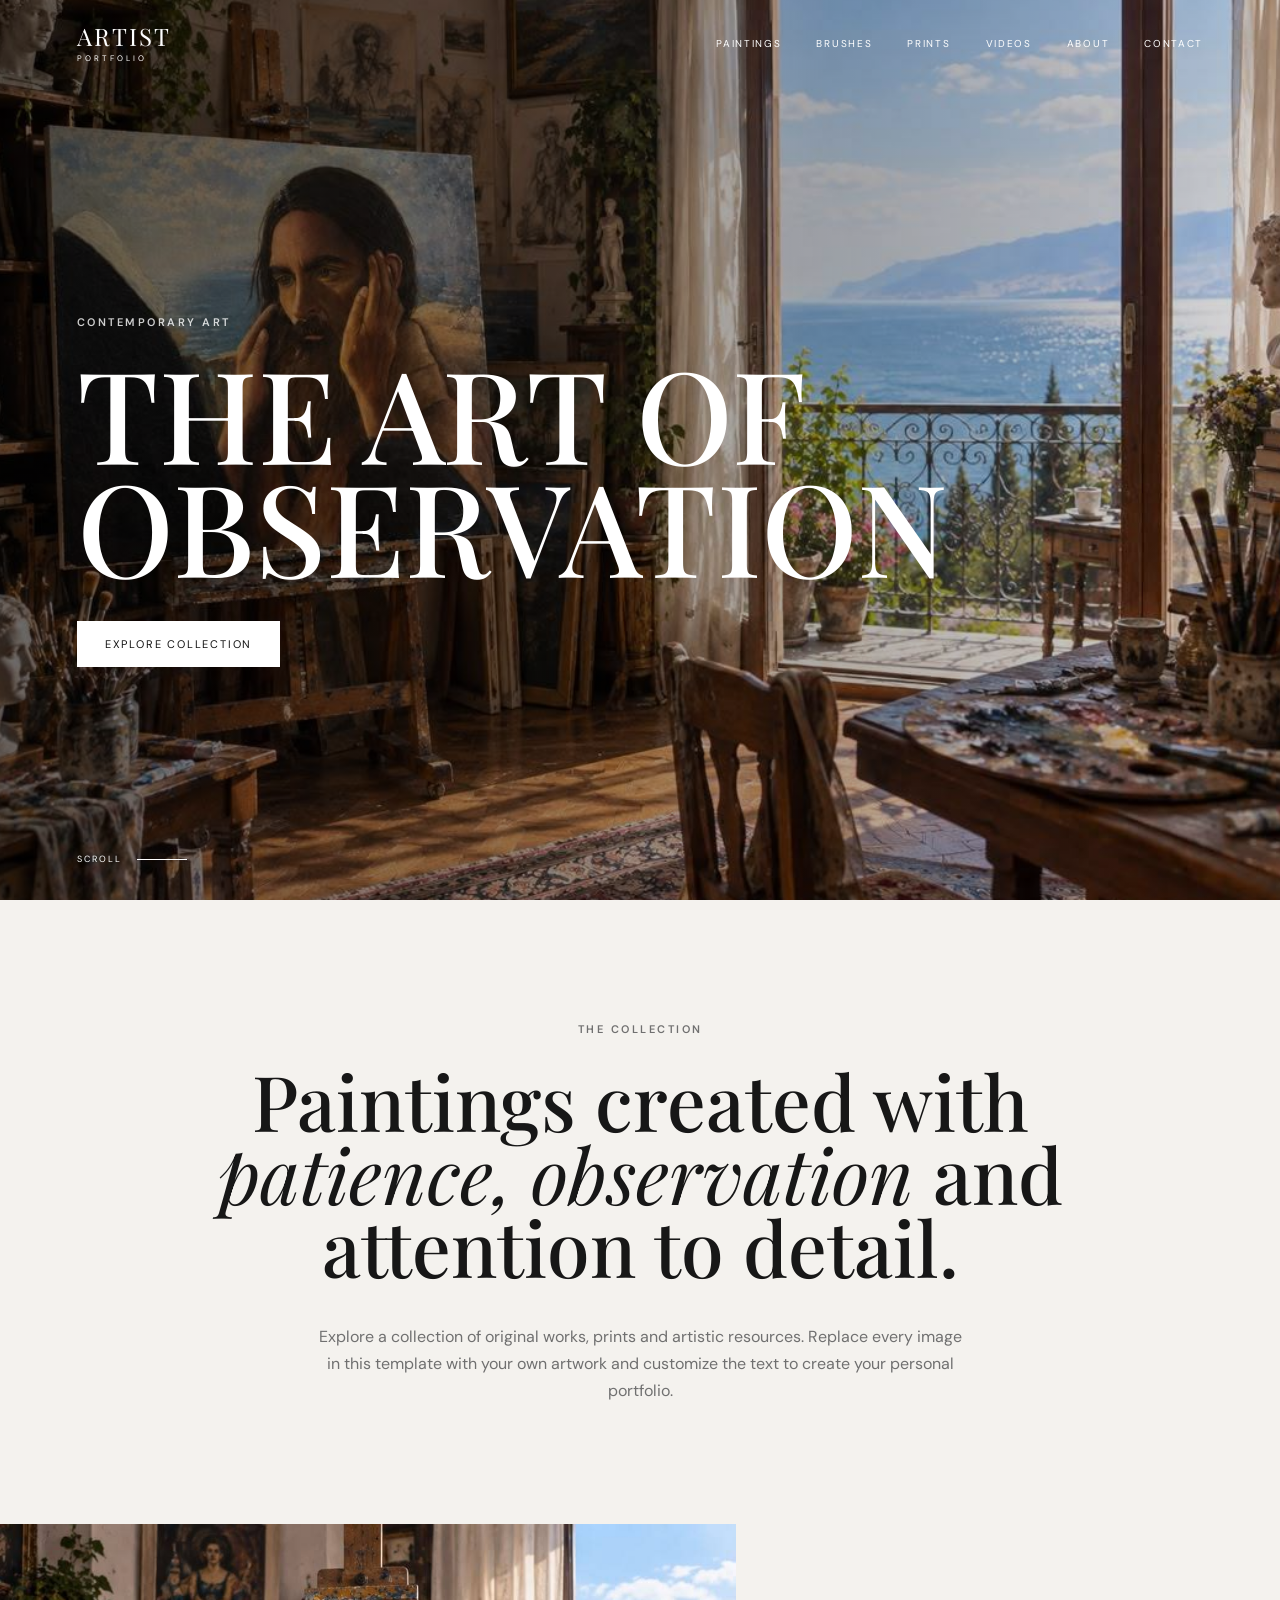
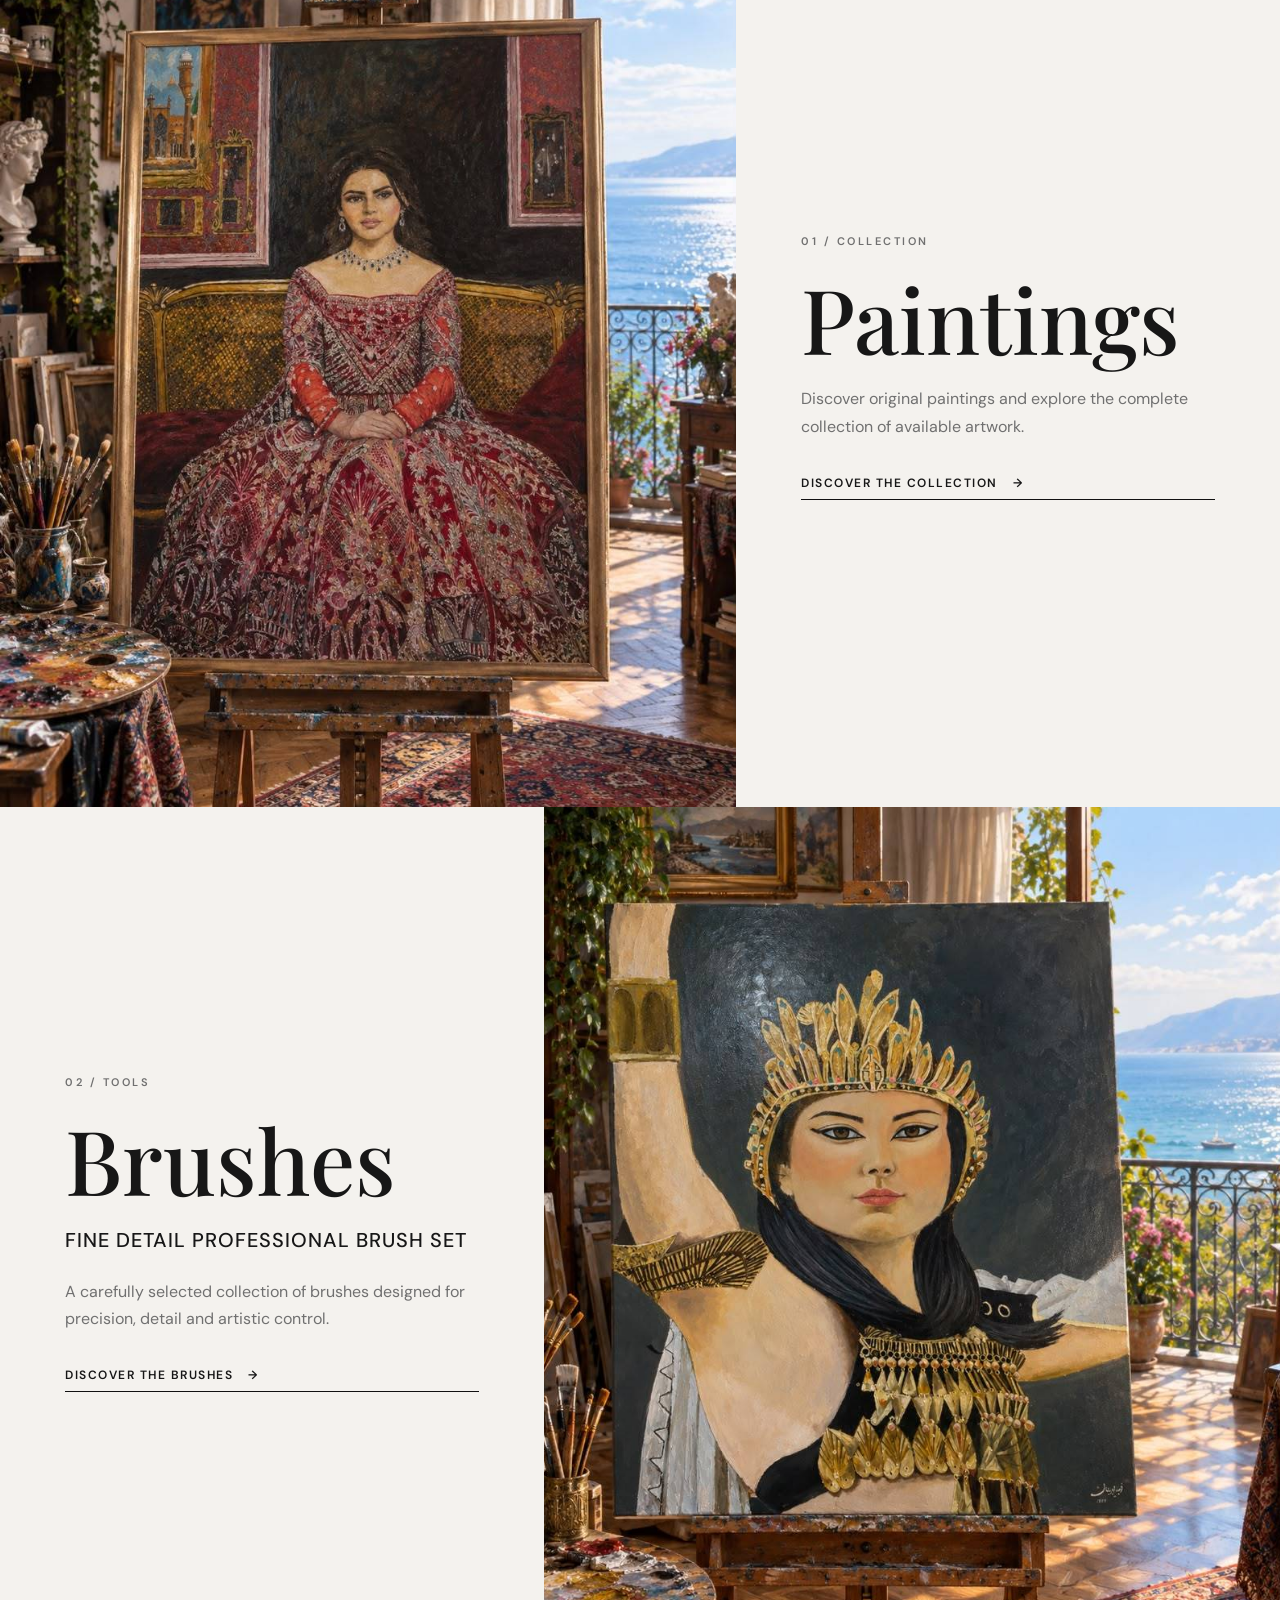
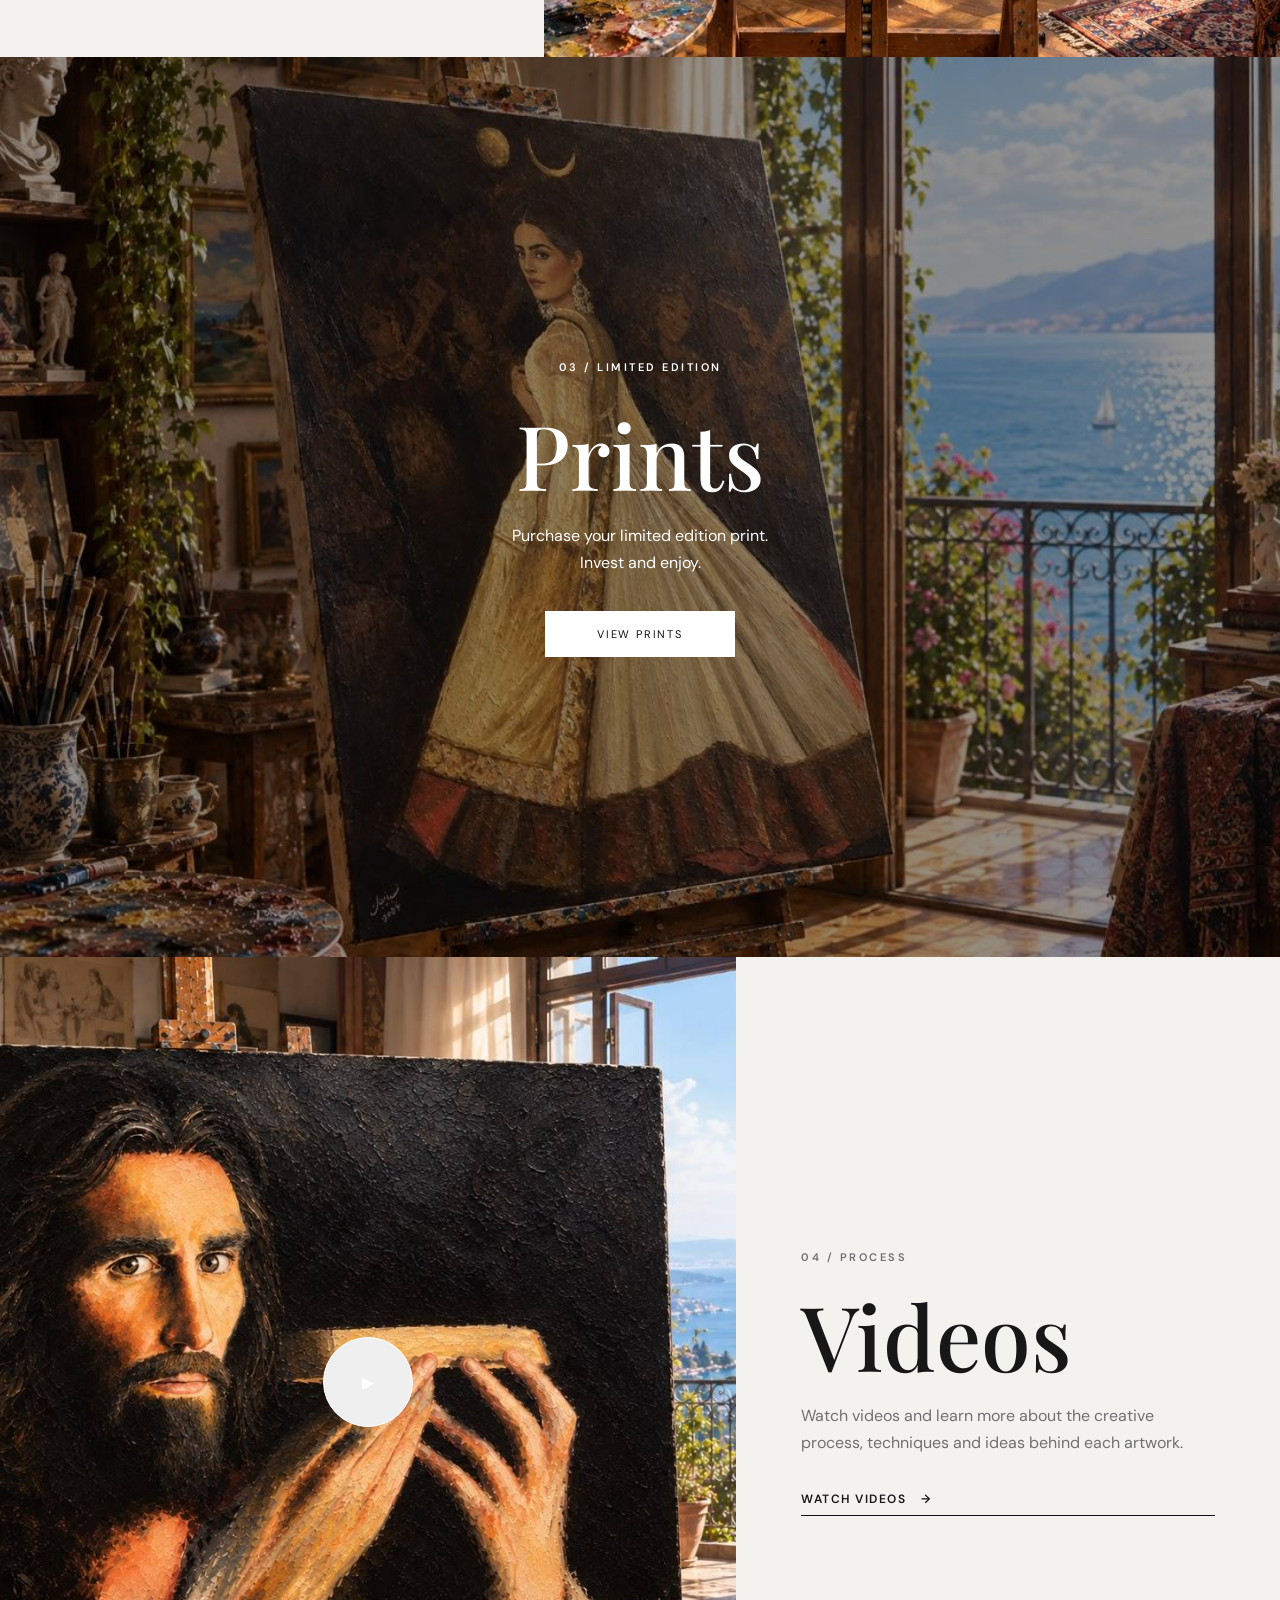
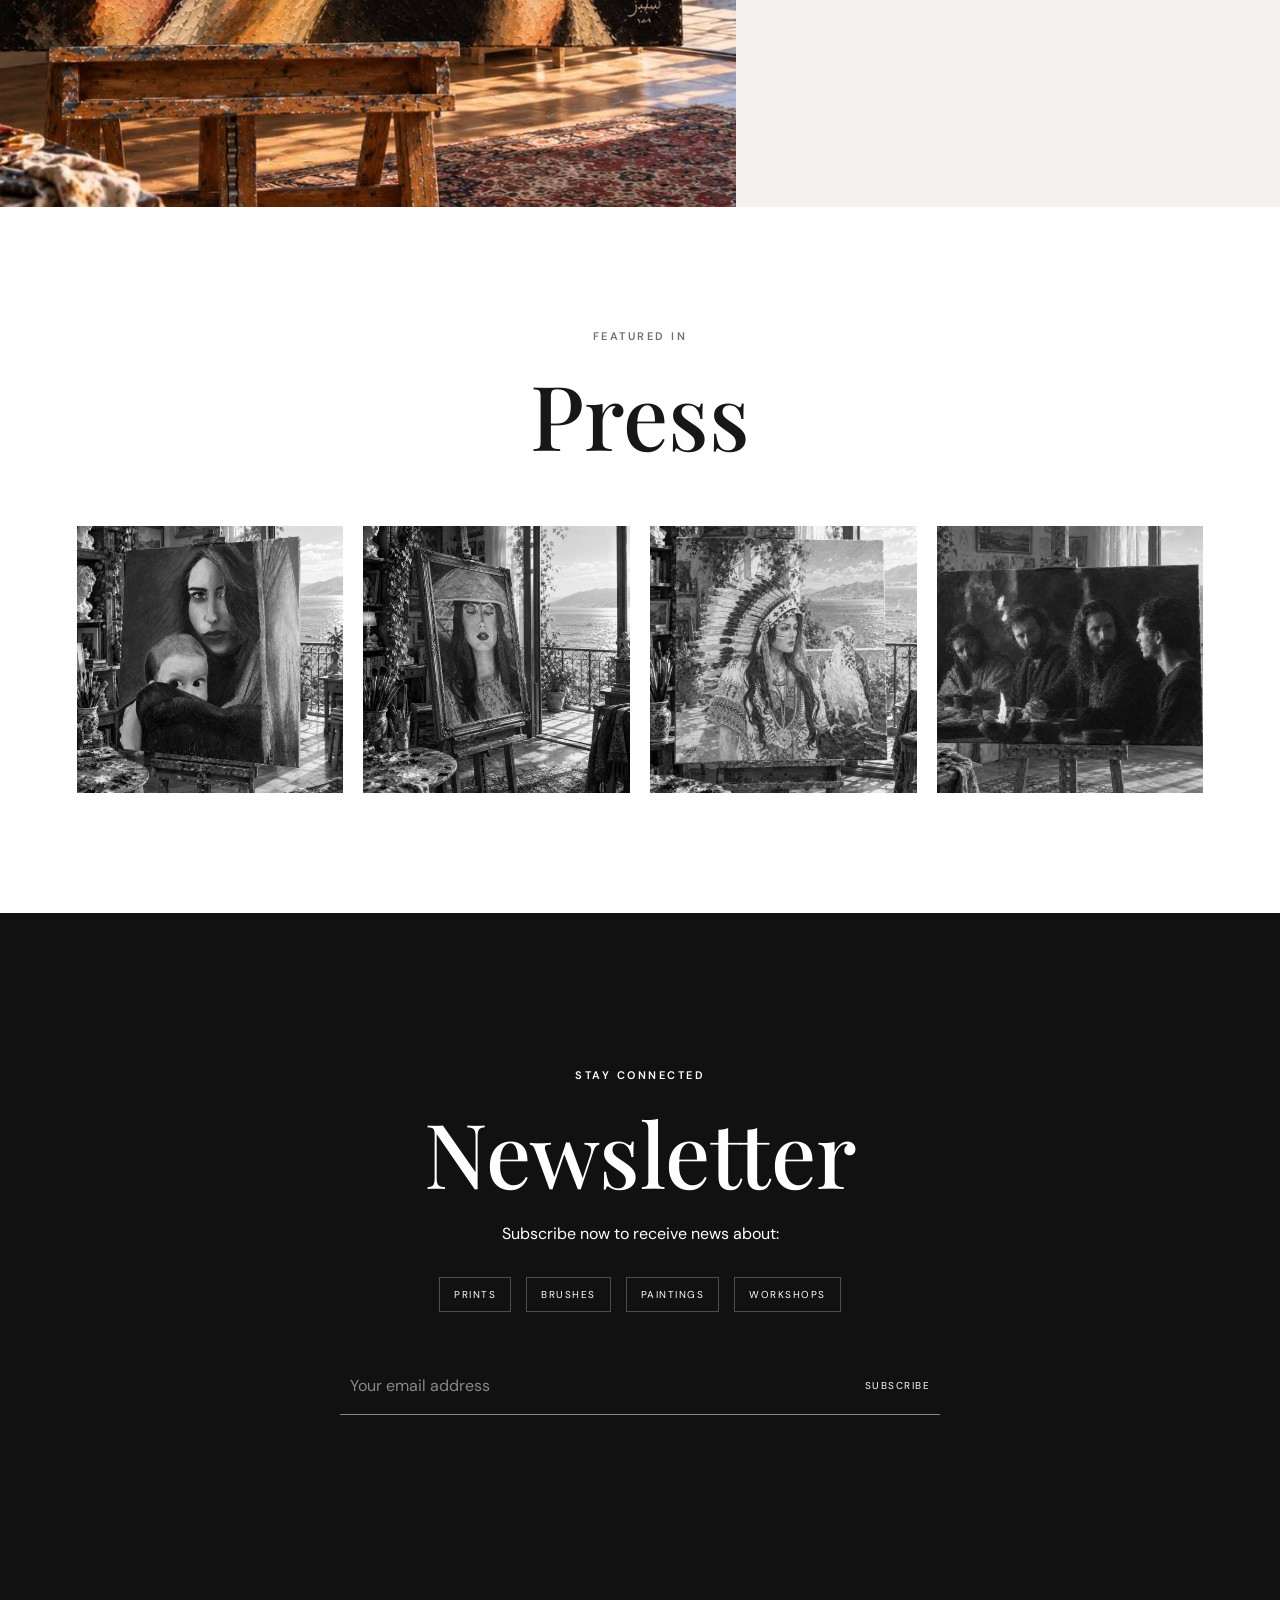
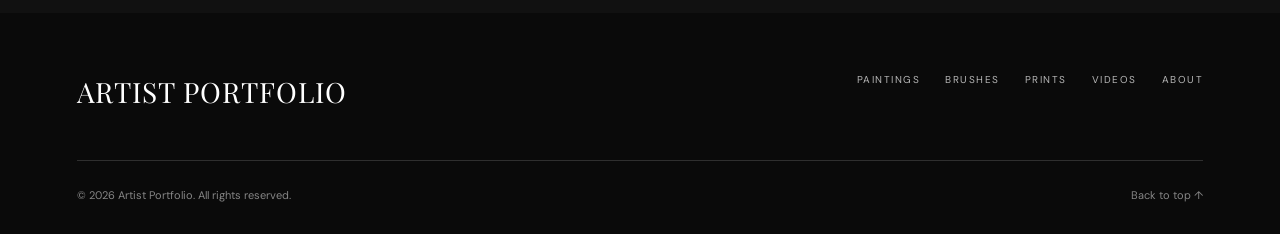
<file: index.html>
<!DOCTYPE html>

<html lang="en">
<head>
  <meta charset="UTF-8" />
  <meta name="viewport" content="width=device-width, initial-scale=1.0" />

  <title>Artist Portfolio</title>

<meta
 name="description"
 content="A modern responsive artist portfolio and gallery website."
/>

  <link rel="stylesheet" href="style.css" />
</head>

<body>

  <!-- =========================
       HEADER
  ========================== -->

  <header class="header" id="home">
    <div class="header-container">


  <a href="#home" class="logo">
    <span class="logo-main">ARTIST</span>
    <span class="logo-sub">PORTFOLIO</span>
  </a>

  <nav class="desktop-nav">
      <a href="paintings.html">Paintings</a>
      <a href="brushes.html">Brushes</a>
      <a href="prints.html">Prints</a>
      <a href="videos.html">Videos</a>
      <a href="about.html">About</a>
      <a href="contact.html">Contact</a>
    </nav>

  <button
    class="menu-toggle"
    aria-label="Open menu"
    aria-expanded="false"
  >
    <span></span>
    <span></span>
    <span></span>
  </button>

</div>

<!-- Mobile Menu -->
<nav class="mobile-nav">
    <a href="paintings.html">Paintings</a>
    <a href="brushes.html">Brushes</a>
    <a href="prints.html">Prints</a>
    <a href="videos.html">Videos</a>
    <a href="about.html">About</a>
    <a href="contact.html">Contact</a>
  </nav>


  </header>

  <!-- =========================
       HERO
  ========================== -->

  <section class="hero">


<div
  class="hero-bg"
  style="background-image: url('images/hero.jpg');"
></div>

<div class="hero-overlay"></div>

<div class="hero-content">

  <p class="eyebrow">CONTEMPORARY ART</p>

  <h1>
    THE ART OF
    <br />
    OBSERVATION
  </h1>

  <a href="paintings.html" class="button button-light">
    Explore Collection
  </a>

</div>

<div class="scroll-indicator">
  <span>SCROLL</span>
  <div></div>
</div>


  </section>

  <!-- =========================
       INTRO
  ========================== -->

  <section class="intro section-padding">


<div class="intro-content reveal">

  <p class="eyebrow dark">THE COLLECTION</p>

  <h2>
    Paintings created with
    <em>patience, observation</em>
    and attention to detail.
  </h2>

  <p class="intro-text">
    Explore a collection of original works, prints and artistic
    resources. Replace every image in this template with your own
    artwork and customize the text to create your personal portfolio.
  </p>

</div>


  </section>

  <!-- =========================
       PAINTINGS
  ========================== -->

  <section
    class="feature-section"
    id="paintings"
  >


<div class="feature-image reveal">

  <!-- Change image here -->
  <img
    src="images/paintings.jpg"
    alt="Paintings collection"
  />

</div>

<div class="feature-content reveal">

  <p class="eyebrow dark">01 / COLLECTION</p>

  <h2>Paintings</h2>

  <p>
    Discover original paintings and explore the complete collection
    of available artwork.
  </p>

  <a href="paintings.html" class="text-link">
    Discover the collection
    <span>→</span>
  </a>

</div>


  </section>

  <!-- =========================
       BRUSHES
  ========================== -->

  <section
    class="feature-section reverse"
    id="brushes"
  >


<div class="feature-image reveal">

  <!-- Change image here -->
  <img
    src="images/brushes.jpg"
    alt="Professional brushes"
  />

</div>

<div class="feature-content reveal">

  <p class="eyebrow dark">02 / TOOLS</p>

  <h2>Brushes</h2>

  <h3>Fine Detail Professional Brush Set</h3>

  <p>
    A carefully selected collection of brushes designed for precision,
    detail and artistic control.
  </p>

  <a href="brushes.html" class="text-link">
    Discover the brushes
    <span>→</span>
  </a>

</div>


  </section>

  <!-- =========================
       PRINTS
  ========================== -->

  <section
    class="full-image-section"
    id="prints"
  >


<div
  class="full-image-bg"
  style="background-image: url('images/prints.jpg');"
></div>

<div class="full-image-overlay"></div>

<div class="full-image-content reveal">

  <p class="eyebrow">03 / LIMITED EDITION</p>

  <h2>Prints</h2>

  <p>
    Purchase your limited edition print.
    <br />
    Invest and enjoy.
  </p>

  <a href="prints.html" class="button button-light">
    View Prints
  </a>

</div>


  </section>


<!-- =========================
     VIDEOS
========================== -->

<section
  class="feature-section"
  id="videos"
>

  <div
    class="feature-image video-feature reveal"
    data-video="videos/video-01.mp4"
  >

    <!-- Video 01 thumbnail -->
    <img
      src="images/video-01.jpg"
      alt="Video 01"
    />

    <button
      class="play-button"
      type="button"
      aria-label="Play Video 01"
    >
      <span>▶</span>
    </button>

  </div>


  <div class="feature-content reveal">

    <p class="eyebrow dark">04 / PROCESS</p>

    <h2>Videos</h2>

    <p>
      Watch videos and learn more about the creative process,
      techniques and ideas behind each artwork.
    </p>

    <a href="videos.html" class="text-link">
      Watch videos
      <span>→</span>
    </a>

  </div>

</section>


<!-- =========================
     VIDEO MODAL
========================== -->

<div class="video-modal" id="videoModal">

  <div class="video-modal-backdrop"></div>

  <div class="video-modal-content">

    <button
      class="video-modal-close"
      id="videoModalClose"
      type="button"
      aria-label="Close video"
    >
      ×
    </button>

    <video
      id="modalVideo"
      controls
      playsinline
    >
      <source
        id="modalVideoSource"
        src=""
        type="video/mp4"
      />

      Your browser does not support HTML5 video.
    </video>

  </div>

</div>



  <!-- =========================
       PRESS
  ========================== -->

  <section class="press-section section-padding">


<div class="section-heading reveal">

  <p class="eyebrow dark">FEATURED IN</p>

  <h2>Press</h2>

</div>

<div class="press-grid">

  <div class="press-card reveal">
    <img
      src="images/press-1.jpg"
      alt="Press feature 1"
    />
  </div>

  <div class="press-card reveal">
    <img
      src="images/press-2.jpg"
      alt="Press feature 2"
    />
  </div>

  <div class="press-card reveal">
    <img
      src="images/press-3.jpg"
      alt="Press feature 3"
    />
  </div>

  <div class="press-card reveal">
    <img
      src="images/press-4.jpg"
      alt="Press feature 4"
    />
  </div>

</div>


  </section>

  <!-- =========================
       NEWSLETTER
  ========================== -->

  <section
    class="newsletter"
    id="newsletter"
  >


<div class="newsletter-content reveal">

  <p class="eyebrow">STAY CONNECTED</p>

  <h2>Newsletter</h2>

  <p>
    Subscribe now to receive news about:
  </p>

  <div class="newsletter-list">
    <span>Prints</span>
    <span>Brushes</span>
    <span>Paintings</span>
    <span>Workshops</span>
  </div>

  <form class="newsletter-form">

    <input
      type="email"
      placeholder="Your email address"
      required
    />

    <button type="submit">
      Subscribe
    </button>

  </form>

  <p class="form-message"></p>

</div>


  </section>

  <!-- =========================
       FOOTER
  ========================== -->

  <footer class="footer">


<div class="footer-top">

  <a href="#home" class="footer-logo">
    ARTIST PORTFOLIO
  </a>

  <div class="footer-links">
    <a href="paintings.html">Paintings</a>
    <a href="brushes.html">Brushes</a>
    <a href="prints.html">Prints</a>
    <a href="videos.html">Videos</a>
    <a href="about.html">About</a>
  </div>

</div>

<div class="footer-bottom">

  <p>
    © <span id="year"></span> Artist Portfolio.
    All rights reserved.
  </p>

  <a href="#home">
    Back to top ↑
  </a>

</div>


  </footer>

  <script src="script.js"></script>

</body>
</html>
</file>
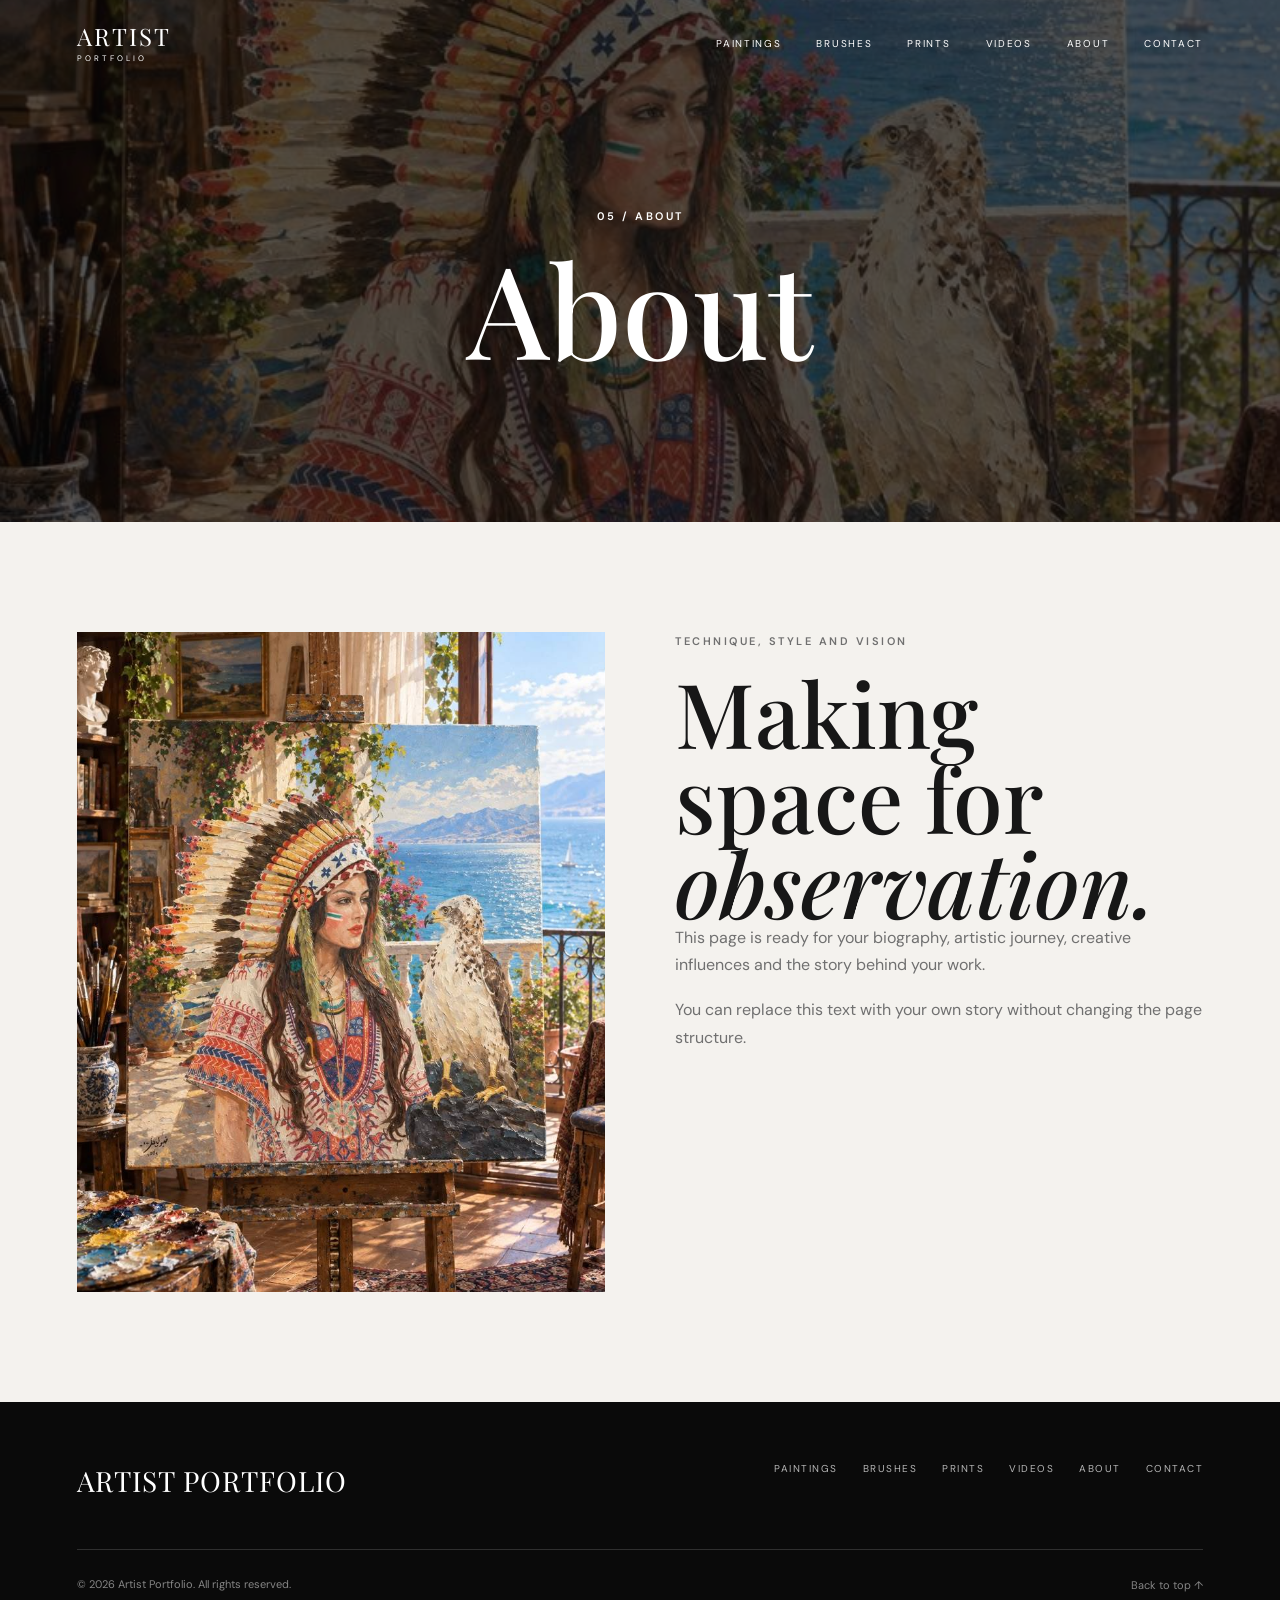
<file: about.html>
<!DOCTYPE html>
<html lang="en">
<head>
  <meta charset="UTF-8">
  <meta name="viewport" content="width=device-width, initial-scale=1.0">
  <title>About — Artist Portfolio</title>
  <meta name="description" content="About — Artist Portfolio">
  <link rel="stylesheet" href="style.css">
</head>
<body>
<header class="header">
  <div class="header-container">
    <a href="index.html" class="logo">
      <span class="logo-main">ARTIST</span>
      <span class="logo-sub">PORTFOLIO</span>
    </a>
    <nav class="desktop-nav">
      <a href="paintings.html">Paintings</a>
      <a href="brushes.html">Brushes</a>
      <a href="prints.html">Prints</a>
      <a href="videos.html">Videos</a>
      <a href="about.html">About</a>
      <a href="contact.html">Contact</a>
    </nav>
    <button class="menu-toggle" aria-label="Open menu" aria-expanded="false">
      <span></span><span></span><span></span>
    </button>
  </div>
  <nav class="mobile-nav">
    <a href="paintings.html">Paintings</a>
    <a href="brushes.html">Brushes</a>
    <a href="prints.html">Prints</a>
    <a href="videos.html">Videos</a>
    <a href="about.html">About</a>
    <a href="contact.html">Contact</a>
  </nav>
</header>
<main>
  <section class="page-hero">
    <div class="page-hero-bg" style="background-image:url('images/about.jpg');"></div>
    <div class="page-hero-overlay"></div>
    <div class="page-hero-content reveal">
      <p class="eyebrow">05 / ABOUT</p>
      <h1>About</h1>
    </div>
  </section>
  <section class="page-content">
      <div class="info-grid">
        <div class="art-card reveal"><img src="images/about.jpg" alt="Artist portrait"></div>
        <div class="info-block reveal">
          <p class="eyebrow dark">TECHNIQUE, STYLE AND VISION</p>
          <h2>Making space for <em>observation.</em></h2>
          <p>This page is ready for your biography, artistic journey, creative influences and the story behind your work.</p>
          <p>You can replace this text with your own story without changing the page structure.</p>
        </div>
      </div>
    </section>
</main>
<footer class="footer">
  <div class="footer-top">
    <a href="index.html" class="footer-logo">ARTIST PORTFOLIO</a>
    <div class="footer-links">
      <a href="paintings.html">Paintings</a>
      <a href="brushes.html">Brushes</a>
      <a href="prints.html">Prints</a>
      <a href="videos.html">Videos</a>
      <a href="about.html">About</a>
      <a href="contact.html">Contact</a>
    </div>
  </div>
  <div class="footer-bottom">
    <p>© <span id="year"></span> Artist Portfolio. All rights reserved.</p>
    <a href="#">Back to top ↑</a>
  </div>
</footer>
<script src="script.js"></script>
</body>
</html>
</file>
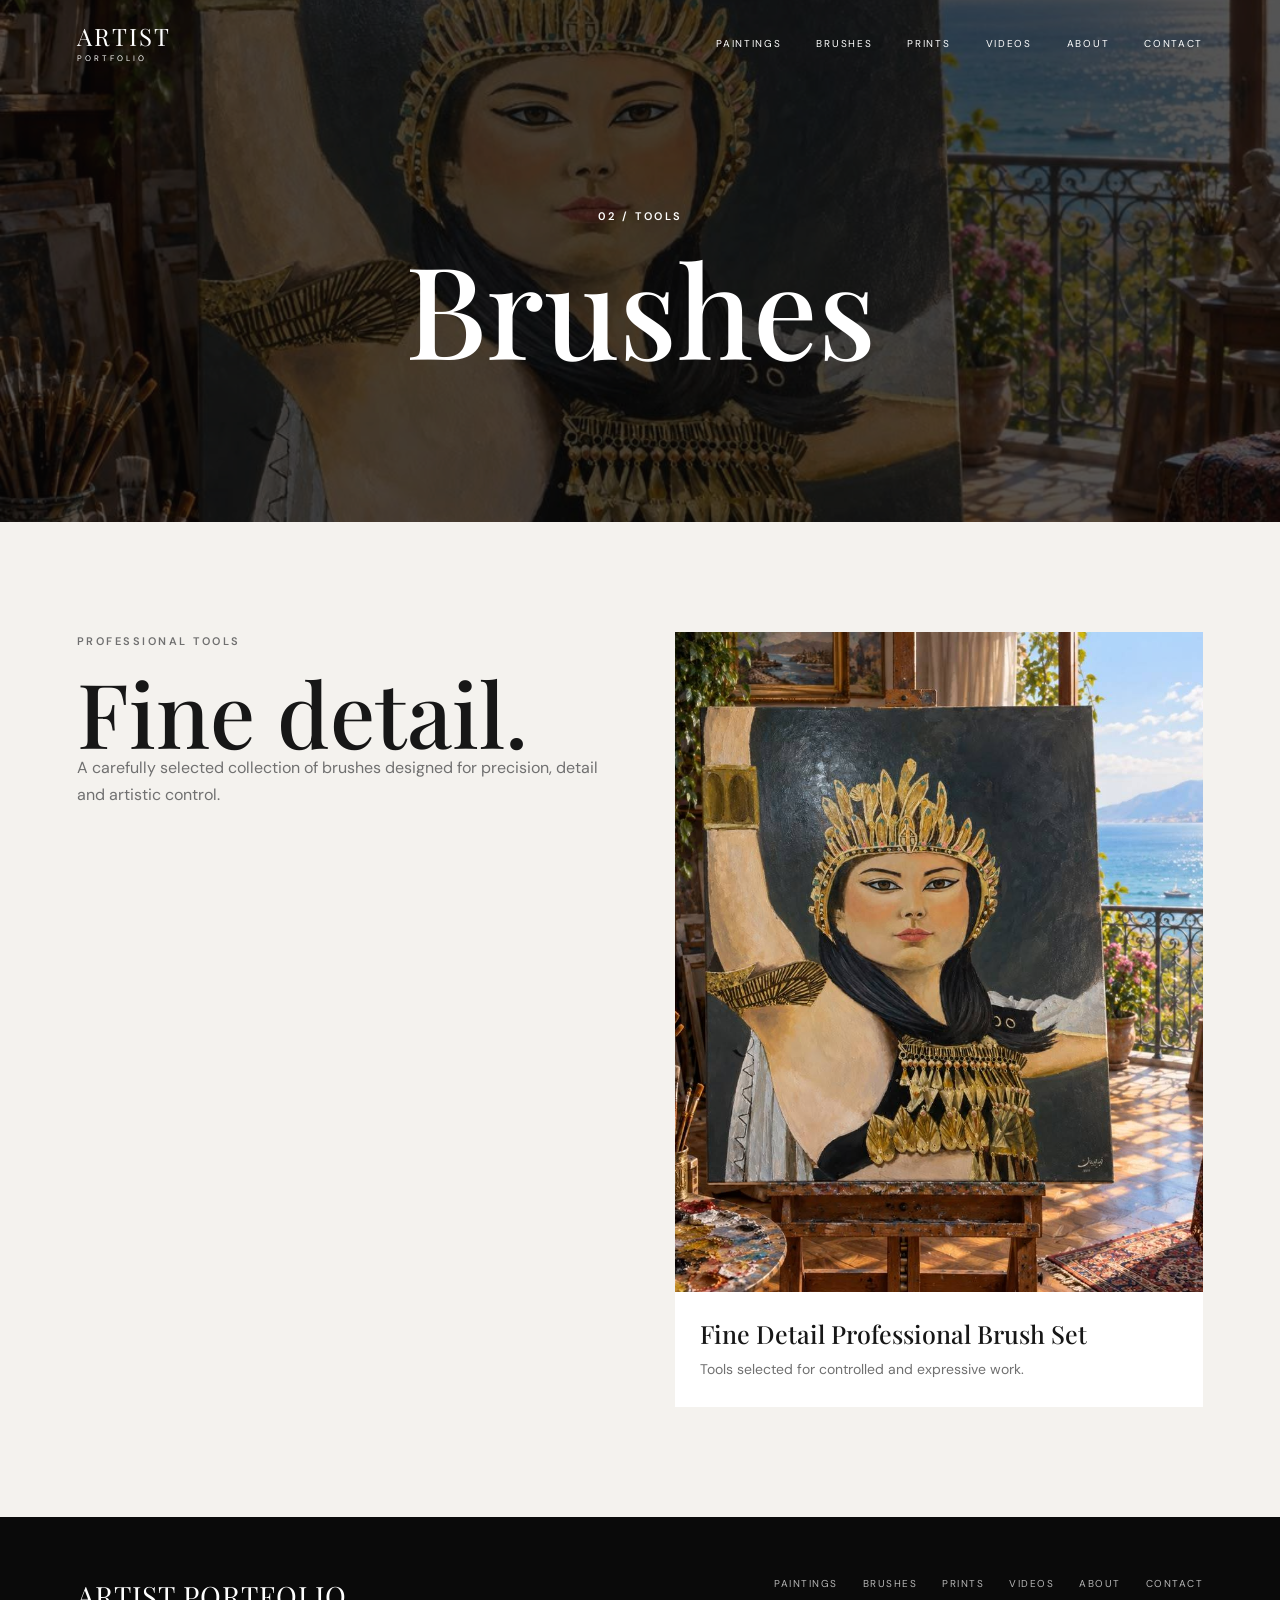
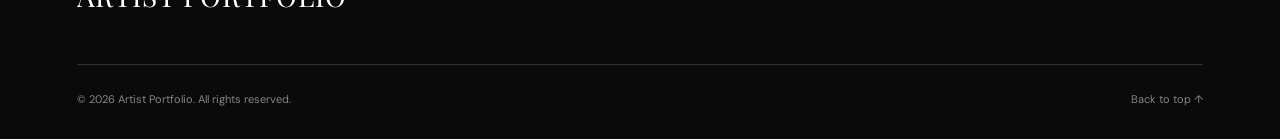
<file: brushes.html>
<!DOCTYPE html>
<html lang="en">
<head>
  <meta charset="UTF-8">
  <meta name="viewport" content="width=device-width, initial-scale=1.0">
  <title>Brushes — Artist Portfolio</title>
  <meta name="description" content="Brushes — Artist Portfolio">
  <link rel="stylesheet" href="style.css">
</head>
<body>
<header class="header">
  <div class="header-container">
    <a href="index.html" class="logo">
      <span class="logo-main">ARTIST</span>
      <span class="logo-sub">PORTFOLIO</span>
    </a>
    <nav class="desktop-nav">
      <a href="paintings.html">Paintings</a>
      <a href="brushes.html">Brushes</a>
      <a href="prints.html">Prints</a>
      <a href="videos.html">Videos</a>
      <a href="about.html">About</a>
      <a href="contact.html">Contact</a>
    </nav>
    <button class="menu-toggle" aria-label="Open menu" aria-expanded="false">
      <span></span><span></span><span></span>
    </button>
  </div>
  <nav class="mobile-nav">
    <a href="paintings.html">Paintings</a>
    <a href="brushes.html">Brushes</a>
    <a href="prints.html">Prints</a>
    <a href="videos.html">Videos</a>
    <a href="about.html">About</a>
    <a href="contact.html">Contact</a>
  </nav>
</header>
<main>
  <section class="page-hero">
    <div class="page-hero-bg" style="background-image:url('images/brushes.jpg');"></div>
    <div class="page-hero-overlay"></div>
    <div class="page-hero-content reveal">
      <p class="eyebrow">02 / TOOLS</p>
      <h1>Brushes</h1>
    </div>
  </section>
  <section class="page-content">
      <div class="info-grid">
        <div class="info-block reveal"><p class="eyebrow dark">PROFESSIONAL TOOLS</p><h2>Fine detail.</h2><p>A carefully selected collection of brushes designed for precision, detail and artistic control.</p></div>
        <div class="art-card reveal"><img src="images/brushes.jpg" alt="Professional brushes"><div class="art-card-body"><h3>Fine Detail Professional Brush Set</h3><p>Tools selected for controlled and expressive work.</p></div></div>
      </div>
    </section>
</main>
<footer class="footer">
  <div class="footer-top">
    <a href="index.html" class="footer-logo">ARTIST PORTFOLIO</a>
    <div class="footer-links">
      <a href="paintings.html">Paintings</a>
      <a href="brushes.html">Brushes</a>
      <a href="prints.html">Prints</a>
      <a href="videos.html">Videos</a>
      <a href="about.html">About</a>
      <a href="contact.html">Contact</a>
    </div>
  </div>
  <div class="footer-bottom">
    <p>© <span id="year"></span> Artist Portfolio. All rights reserved.</p>
    <a href="#">Back to top ↑</a>
  </div>
</footer>
<script src="script.js"></script>
</body>
</html>
</file>
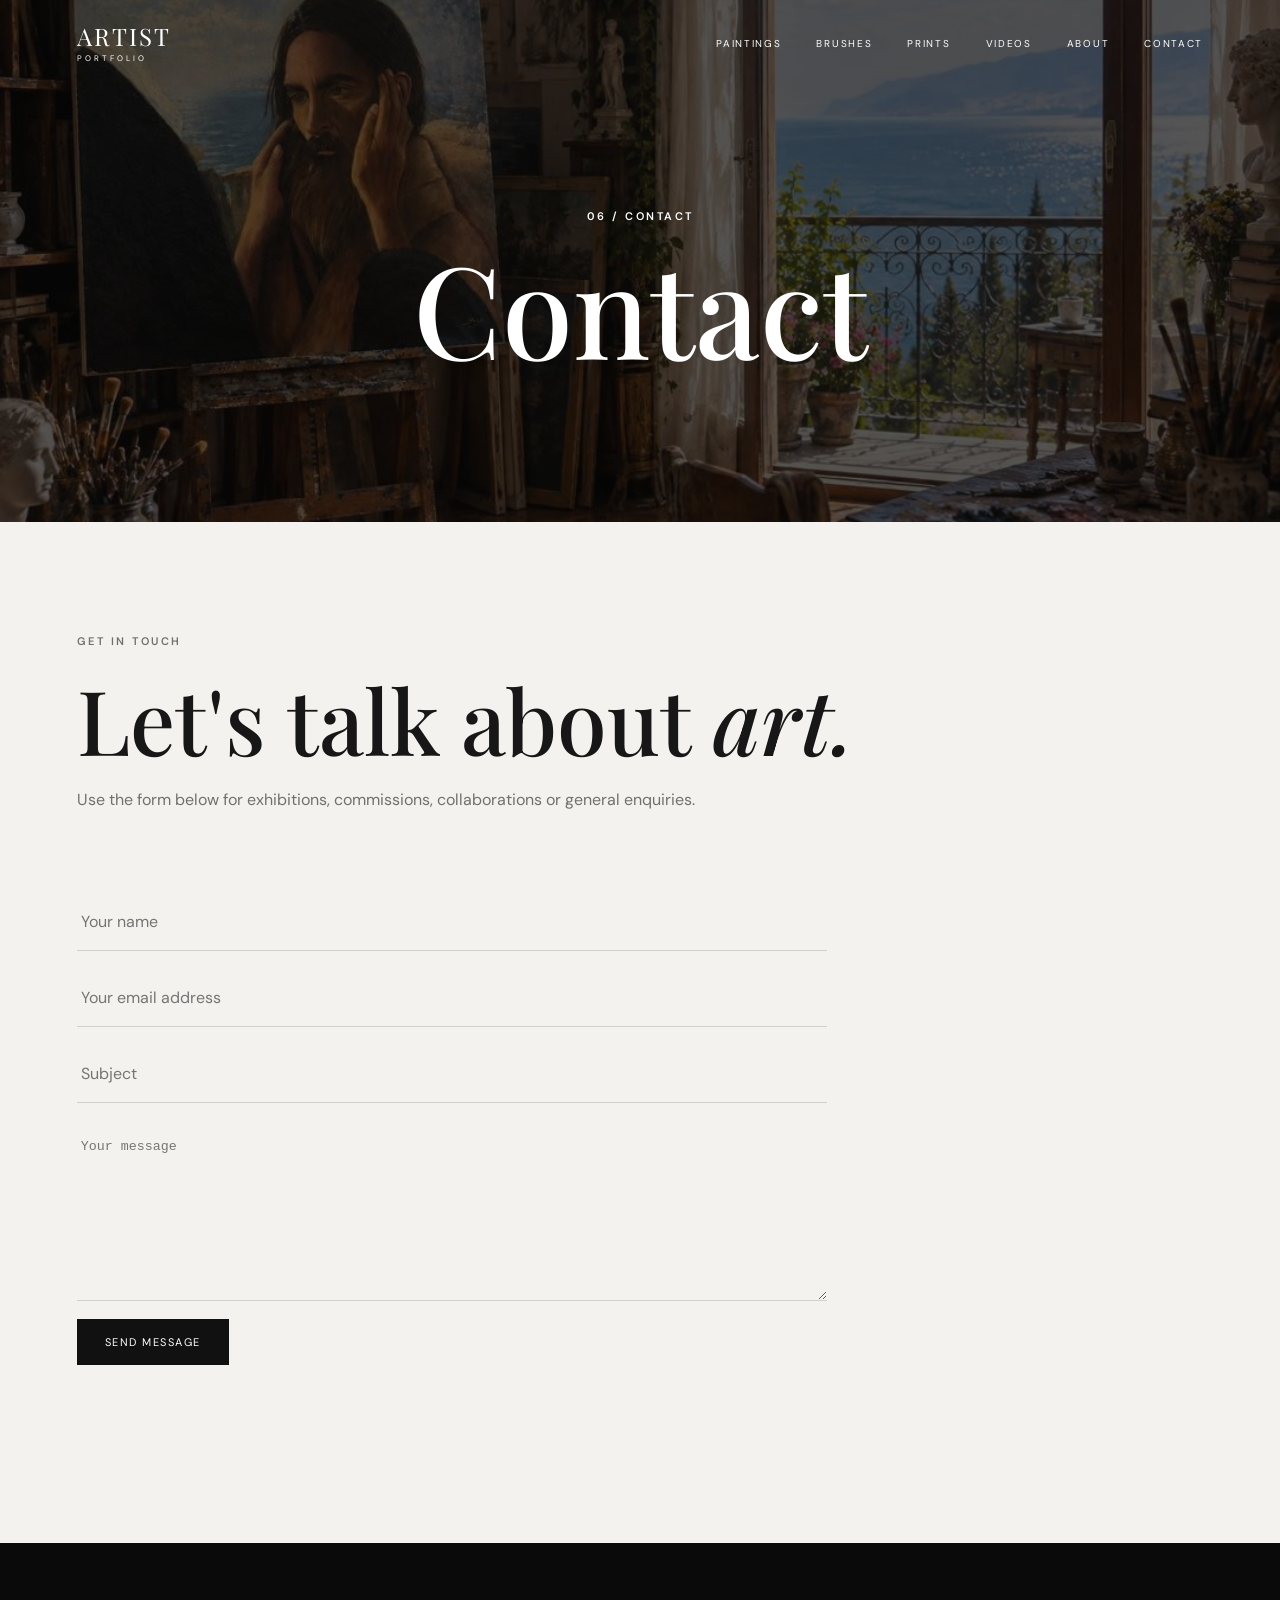
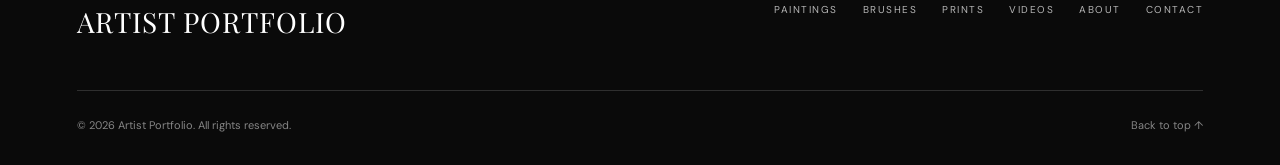
<file: contact.html>
<!DOCTYPE html>
<html lang="en">
<head>
  <meta charset="UTF-8">
  <meta name="viewport" content="width=device-width, initial-scale=1.0">
  <title>Contact — Artist Portfolio</title>
  <meta name="description" content="Contact — Artist Portfolio">
  <link rel="stylesheet" href="style.css">
</head>
<body>
<header class="header">
  <div class="header-container">
    <a href="index.html" class="logo">
      <span class="logo-main">ARTIST</span>
      <span class="logo-sub">PORTFOLIO</span>
    </a>
    <nav class="desktop-nav">
      <a href="paintings.html">Paintings</a>
      <a href="brushes.html">Brushes</a>
      <a href="prints.html">Prints</a>
      <a href="videos.html">Videos</a>
      <a href="about.html">About</a>
      <a href="contact.html">Contact</a>
    </nav>
    <button class="menu-toggle" aria-label="Open menu" aria-expanded="false">
      <span></span><span></span><span></span>
    </button>
  </div>
  <nav class="mobile-nav">
    <a href="paintings.html">Paintings</a>
    <a href="brushes.html">Brushes</a>
    <a href="prints.html">Prints</a>
    <a href="videos.html">Videos</a>
    <a href="about.html">About</a>
    <a href="contact.html">Contact</a>
  </nav>
</header>
<main>
  <section class="page-hero">
    <div class="page-hero-bg" style="background-image:url('images/hero.jpg');"></div>
    <div class="page-hero-overlay"></div>
    <div class="page-hero-content reveal">
      <p class="eyebrow">06 / CONTACT</p>
      <h1>Contact</h1>
    </div>
  </section>
  <section class="page-content">
      <div class="page-intro reveal">
        <p class="eyebrow dark">GET IN TOUCH</p><h2>Let's talk about <em>art.</em></h2>
        <p>Use the form below for exhibitions, commissions, collaborations or general enquiries.</p>
      </div>
      <form class="contact-form reveal" onsubmit="event.preventDefault(); document.querySelector('.simple-note').textContent='Thank you! Your message has been received.'; this.reset();">
        <input type="text" placeholder="Your name" required>
        <input type="email" placeholder="Your email address" required>
        <input type="text" placeholder="Subject" required>
        <textarea placeholder="Your message" required></textarea>
        <button type="submit">Send message</button>
        <p class="simple-note"></p>
      </form>
    </section>
</main>
<footer class="footer">
  <div class="footer-top">
    <a href="index.html" class="footer-logo">ARTIST PORTFOLIO</a>
    <div class="footer-links">
      <a href="paintings.html">Paintings</a>
      <a href="brushes.html">Brushes</a>
      <a href="prints.html">Prints</a>
      <a href="videos.html">Videos</a>
      <a href="about.html">About</a>
      <a href="contact.html">Contact</a>
    </div>
  </div>
  <div class="footer-bottom">
    <p>© <span id="year"></span> Artist Portfolio. All rights reserved.</p>
    <a href="#">Back to top ↑</a>
  </div>
</footer>
<script src="script.js"></script>
</body>
</html>
</file>
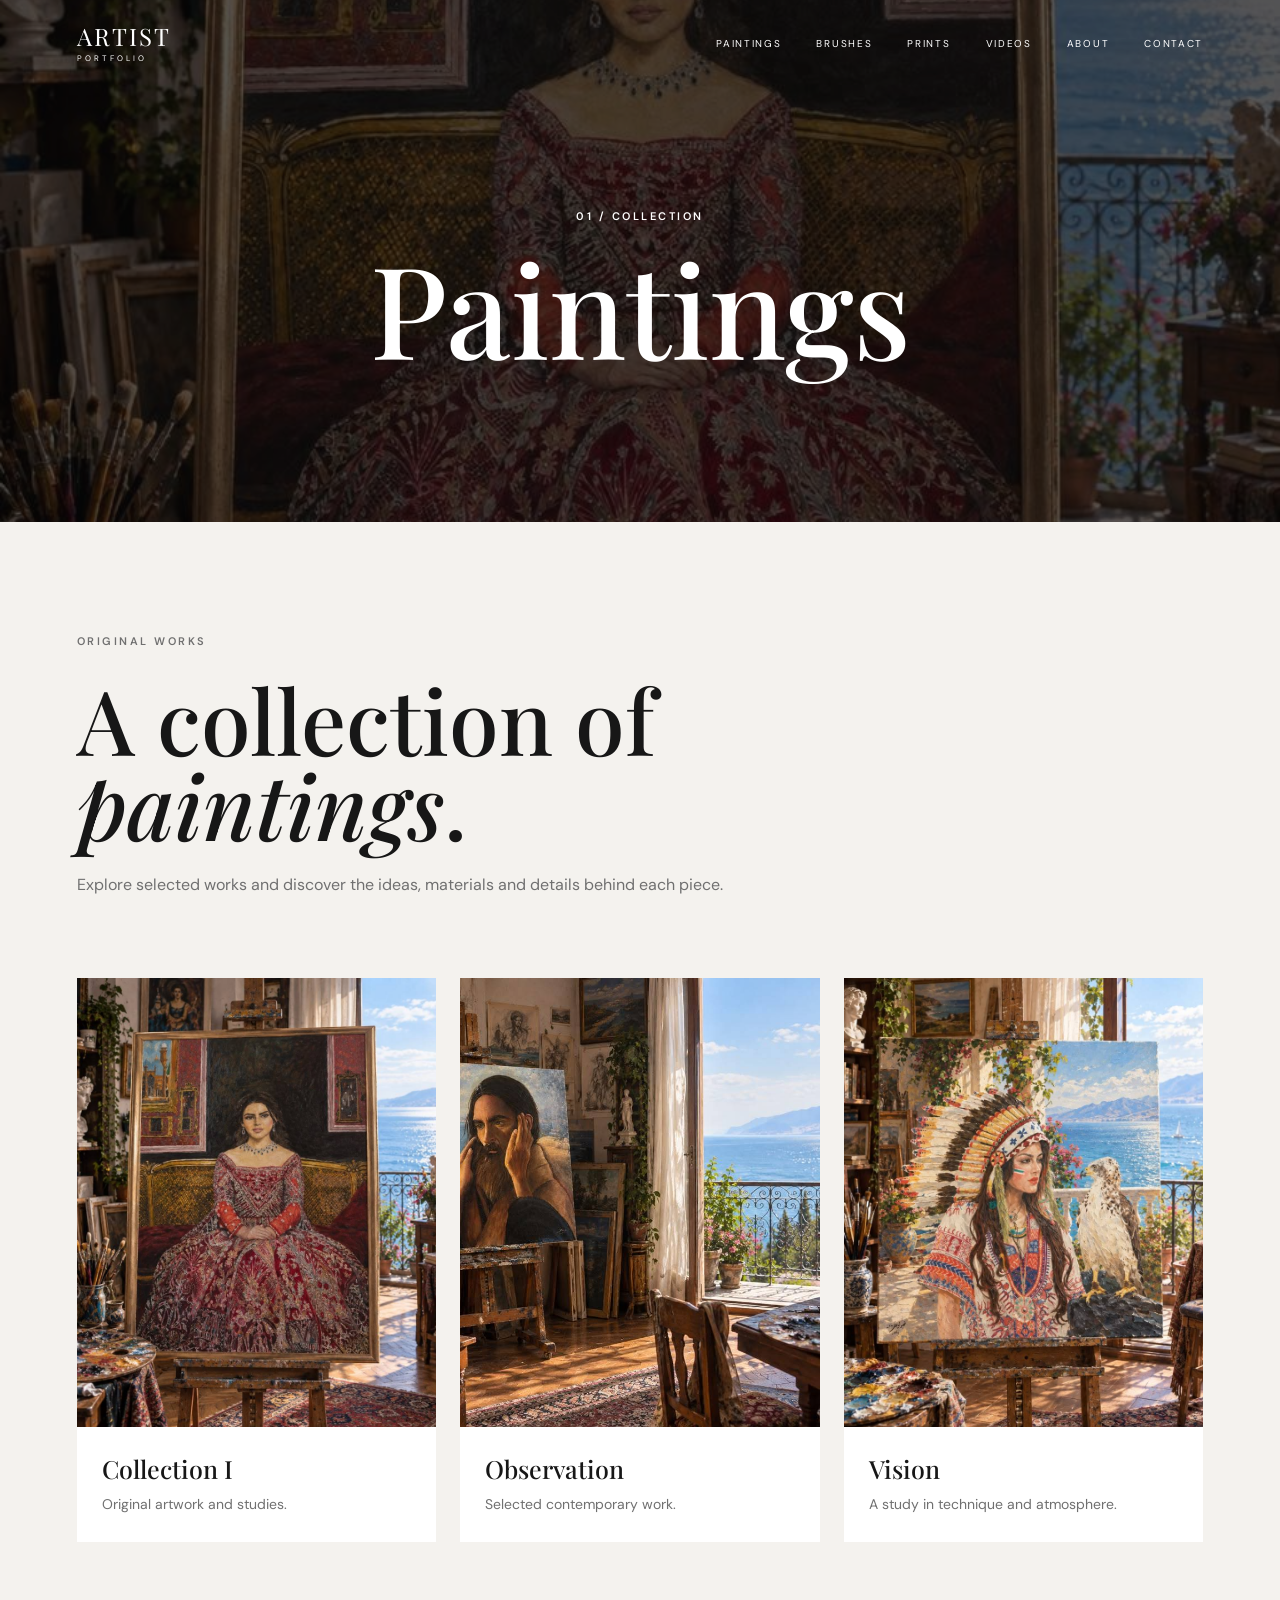
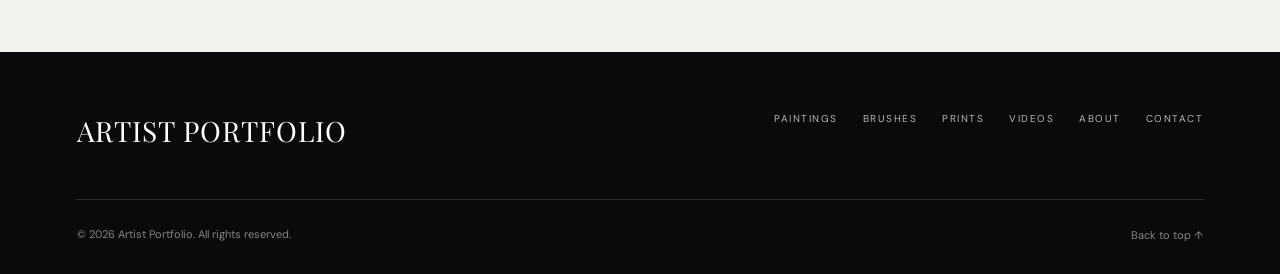
<file: paintings.html>
<!DOCTYPE html>
<html lang="en">
<head>
  <meta charset="UTF-8">
  <meta name="viewport" content="width=device-width, initial-scale=1.0">
  <title>Paintings — Artist Portfolio</title>
  <meta name="description" content="Paintings — Artist Portfolio">
  <link rel="stylesheet" href="style.css">
</head>
<body>
<header class="header">
  <div class="header-container">
    <a href="index.html" class="logo">
      <span class="logo-main">ARTIST</span>
      <span class="logo-sub">PORTFOLIO</span>
    </a>
    <nav class="desktop-nav">
      <a href="paintings.html">Paintings</a>
      <a href="brushes.html">Brushes</a>
      <a href="prints.html">Prints</a>
      <a href="videos.html">Videos</a>
      <a href="about.html">About</a>
      <a href="contact.html">Contact</a>
    </nav>
    <button class="menu-toggle" aria-label="Open menu" aria-expanded="false">
      <span></span><span></span><span></span>
    </button>
  </div>
  <nav class="mobile-nav">
    <a href="paintings.html">Paintings</a>
    <a href="brushes.html">Brushes</a>
    <a href="prints.html">Prints</a>
    <a href="videos.html">Videos</a>
    <a href="about.html">About</a>
    <a href="contact.html">Contact</a>
  </nav>
</header>
<main>
  <section class="page-hero">
    <div class="page-hero-bg" style="background-image:url('images/paintings.jpg');"></div>
    <div class="page-hero-overlay"></div>
    <div class="page-hero-content reveal">
      <p class="eyebrow">01 / COLLECTION</p>
      <h1>Paintings</h1>
    </div>
  </section>
  <section class="page-content">
      <div class="page-intro reveal">
        <p class="eyebrow dark">ORIGINAL WORKS</p>
        <h2>A collection of <em>paintings</em>.</h2>
        <p>Explore selected works and discover the ideas, materials and details behind each piece.</p>
      </div>
      <div class="card-grid">
        <article class="art-card reveal"><img src="images/paintings.jpg" alt="Paintings collection"><div class="art-card-body"><h3>Collection I</h3><p>Original artwork and studies.</p></div></article>
        <article class="art-card reveal"><img src="images/hero.jpg" alt="Featured painting"><div class="art-card-body"><h3>Observation</h3><p>Selected contemporary work.</p></div></article>
        <article class="art-card reveal"><img src="images/about.jpg" alt="Artist work"><div class="art-card-body"><h3>Vision</h3><p>A study in technique and atmosphere.</p></div></article>
      </div>
    </section>
</main>
<footer class="footer">
  <div class="footer-top">
    <a href="index.html" class="footer-logo">ARTIST PORTFOLIO</a>
    <div class="footer-links">
      <a href="paintings.html">Paintings</a>
      <a href="brushes.html">Brushes</a>
      <a href="prints.html">Prints</a>
      <a href="videos.html">Videos</a>
      <a href="about.html">About</a>
      <a href="contact.html">Contact</a>
    </div>
  </div>
  <div class="footer-bottom">
    <p>© <span id="year"></span> Artist Portfolio. All rights reserved.</p>
    <a href="#">Back to top ↑</a>
  </div>
</footer>
<script src="script.js"></script>
</body>
</html>
</file>
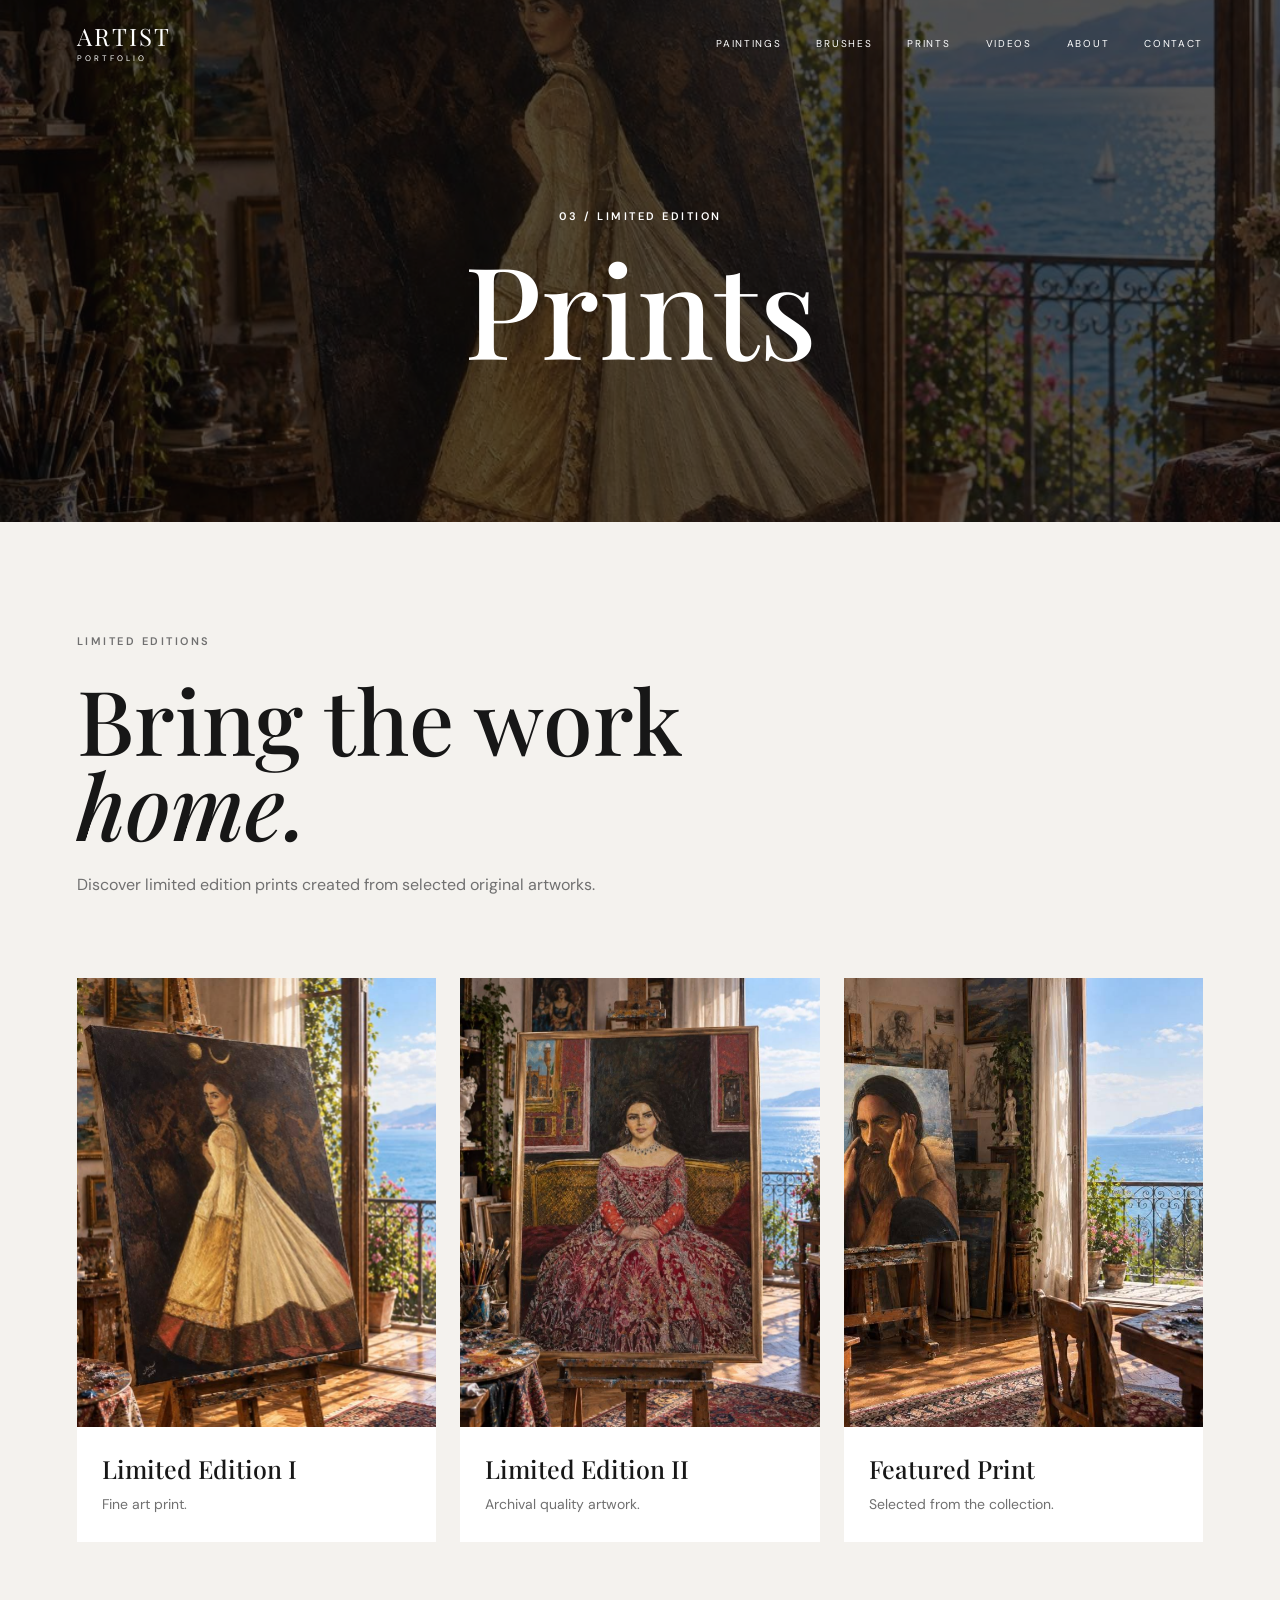
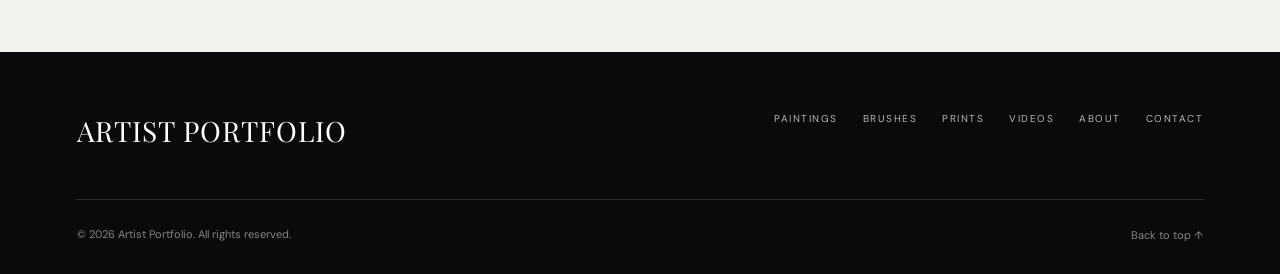
<file: prints.html>
<!DOCTYPE html>
<html lang="en">
<head>
  <meta charset="UTF-8">
  <meta name="viewport" content="width=device-width, initial-scale=1.0">
  <title>Prints — Artist Portfolio</title>
  <meta name="description" content="Prints — Artist Portfolio">
  <link rel="stylesheet" href="style.css">
</head>
<body>
<header class="header">
  <div class="header-container">
    <a href="index.html" class="logo">
      <span class="logo-main">ARTIST</span>
      <span class="logo-sub">PORTFOLIO</span>
    </a>
    <nav class="desktop-nav">
      <a href="paintings.html">Paintings</a>
      <a href="brushes.html">Brushes</a>
      <a href="prints.html">Prints</a>
      <a href="videos.html">Videos</a>
      <a href="about.html">About</a>
      <a href="contact.html">Contact</a>
    </nav>
    <button class="menu-toggle" aria-label="Open menu" aria-expanded="false">
      <span></span><span></span><span></span>
    </button>
  </div>
  <nav class="mobile-nav">
    <a href="paintings.html">Paintings</a>
    <a href="brushes.html">Brushes</a>
    <a href="prints.html">Prints</a>
    <a href="videos.html">Videos</a>
    <a href="about.html">About</a>
    <a href="contact.html">Contact</a>
  </nav>
</header>
<main>
  <section class="page-hero">
    <div class="page-hero-bg" style="background-image:url('images/prints.jpg');"></div>
    <div class="page-hero-overlay"></div>
    <div class="page-hero-content reveal">
      <p class="eyebrow">03 / LIMITED EDITION</p>
      <h1>Prints</h1>
    </div>
  </section>
  <section class="page-content">
      <div class="page-intro reveal">
        <p class="eyebrow dark">LIMITED EDITIONS</p><h2>Bring the work <em>home.</em></h2>
        <p>Discover limited edition prints created from selected original artworks.</p>
      </div>
      <div class="card-grid">
        <article class="art-card reveal"><img src="images/prints.jpg" alt="Limited edition prints"><div class="art-card-body"><h3>Limited Edition I</h3><p>Fine art print.</p></div></article>
        <article class="art-card reveal"><img src="images/paintings.jpg" alt="Artwork print"><div class="art-card-body"><h3>Limited Edition II</h3><p>Archival quality artwork.</p></div></article>
        <article class="art-card reveal"><img src="images/hero.jpg" alt="Featured print"><div class="art-card-body"><h3>Featured Print</h3><p>Selected from the collection.</p></div></article>
      </div>
    </section>
</main>
<footer class="footer">
  <div class="footer-top">
    <a href="index.html" class="footer-logo">ARTIST PORTFOLIO</a>
    <div class="footer-links">
      <a href="paintings.html">Paintings</a>
      <a href="brushes.html">Brushes</a>
      <a href="prints.html">Prints</a>
      <a href="videos.html">Videos</a>
      <a href="about.html">About</a>
      <a href="contact.html">Contact</a>
    </div>
  </div>
  <div class="footer-bottom">
    <p>© <span id="year"></span> Artist Portfolio. All rights reserved.</p>
    <a href="#">Back to top ↑</a>
  </div>
</footer>
<script src="script.js"></script>
</body>
</html>
</file>
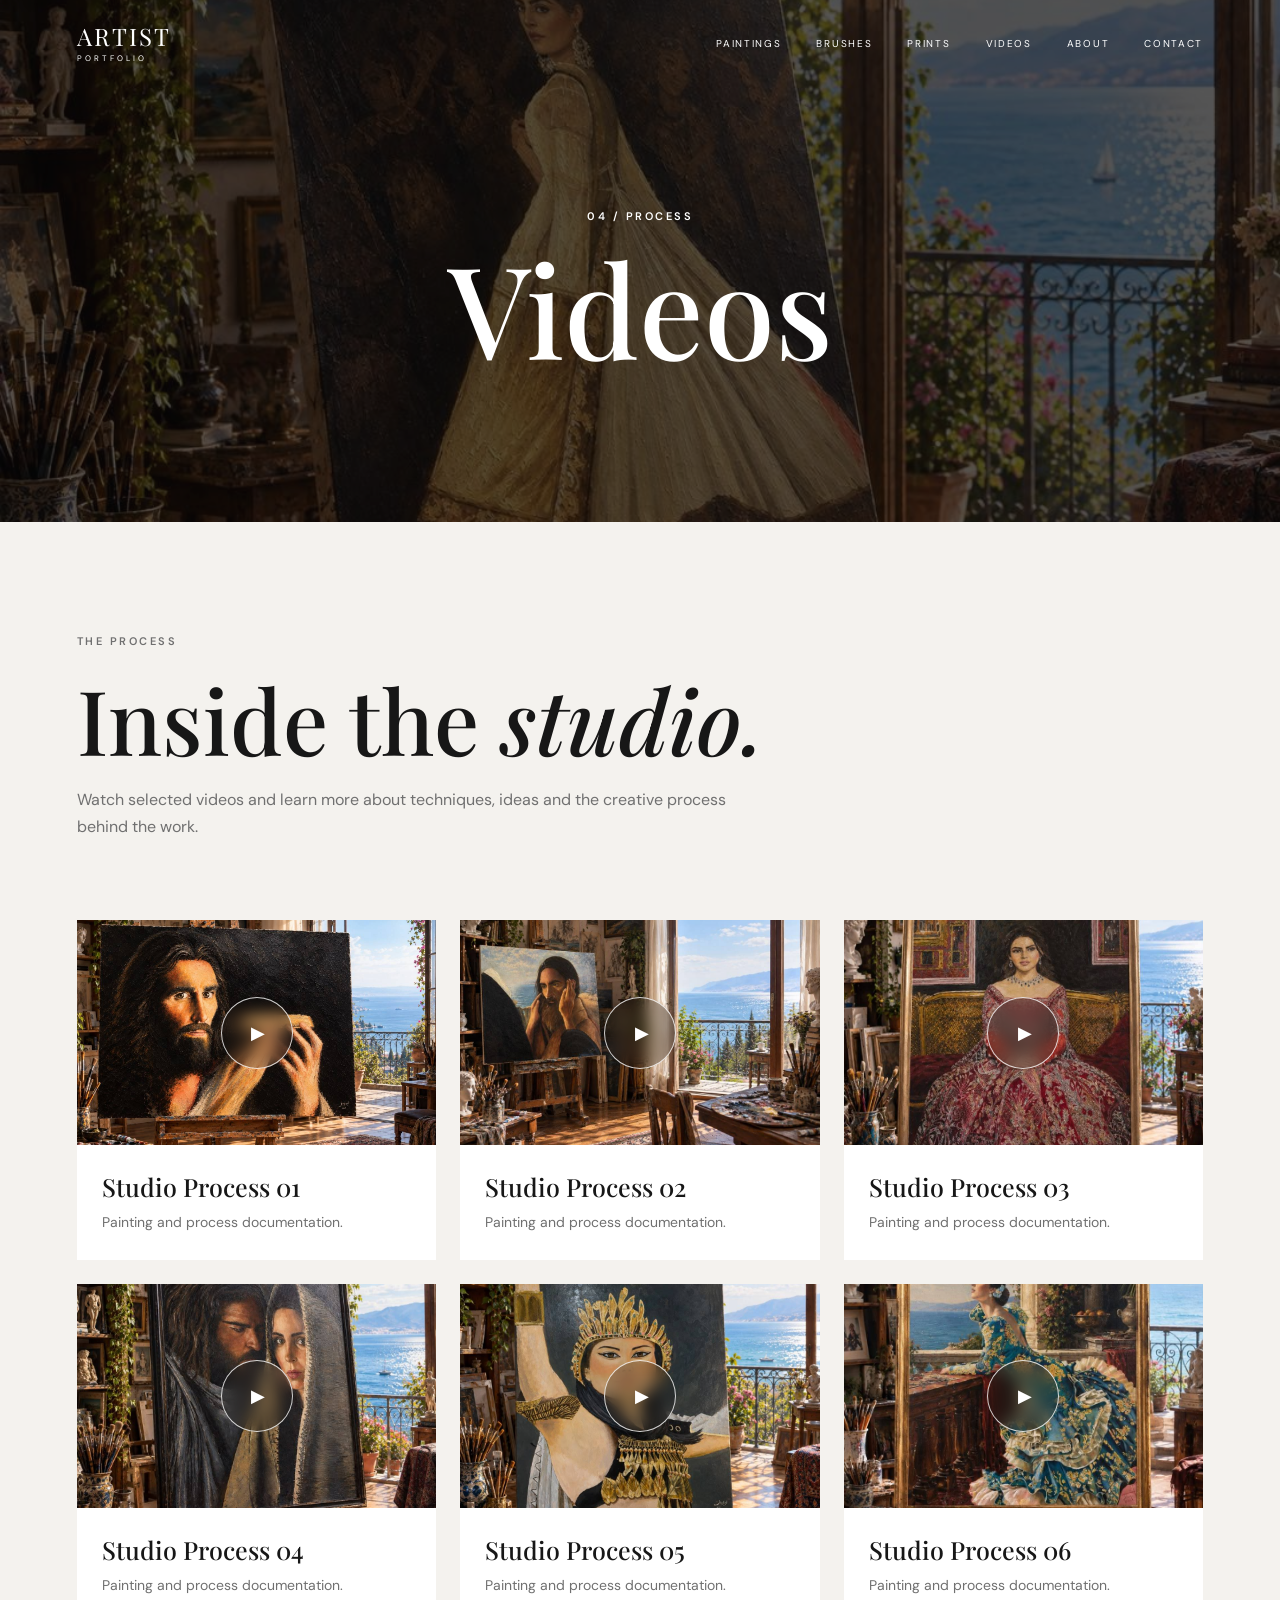
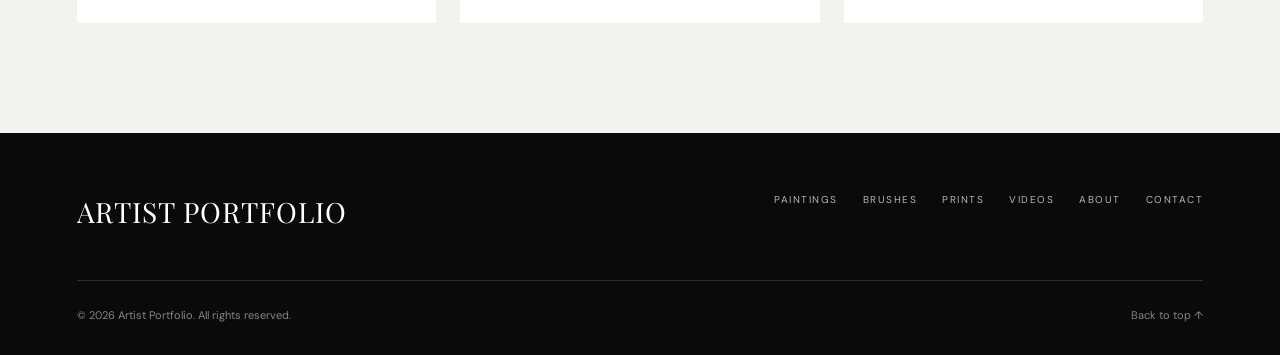
<file: videos.html>
<!DOCTYPE html>
<html lang="en">
<head>
  <meta charset="UTF-8">
  <meta name="viewport" content="width=device-width, initial-scale=1.0">

  <title>Videos — Artist Portfolio</title>
  <meta name="description" content="Videos — Artist Portfolio">

  <link rel="stylesheet" href="style.css">
</head>

<body>

<header class="header">
  <div class="header-container">

    <a href="index.html" class="logo">
      <span class="logo-main">ARTIST</span>
      <span class="logo-sub">PORTFOLIO</span>
    </a>

    <nav class="desktop-nav">
      <a href="paintings.html">Paintings</a>
      <a href="brushes.html">Brushes</a>
      <a href="prints.html">Prints</a>
      <a href="videos.html">Videos</a>
      <a href="about.html">About</a>
      <a href="contact.html">Contact</a>
    </nav>

    <button class="menu-toggle" aria-label="Open menu" aria-expanded="false">
      <span></span>
      <span></span>
      <span></span>
    </button>

  </div>

  <nav class="mobile-nav">
    <a href="paintings.html">Paintings</a>
    <a href="brushes.html">Brushes</a>
    <a href="prints.html">Prints</a>
    <a href="videos.html">Videos</a>
    <a href="about.html">About</a>
    <a href="contact.html">Contact</a>
  </nav>
</header>


<main>

  <!-- HERO -->
  <section class="page-hero">

    <div
      class="page-hero-bg"
      style="background-image:url('images/videos.jpg');">
    </div>

    <div class="page-hero-overlay"></div>

    <div class="page-hero-content reveal">
      <p class="eyebrow">04 / PROCESS</p>
      <h1>Videos</h1>
    </div>

  </section>


  <!-- VIDEOS -->
  <section class="page-content">

    <div class="page-intro reveal">
      <p class="eyebrow dark">THE PROCESS</p>

      <h2>
        Inside the <em>studio.</em>
      </h2>

      <p>
        Watch selected videos and learn more about techniques,
        ideas and the creative process behind the work.
      </p>
    </div>


    <div class="card-grid video-grid">


      <!-- VIDEO 01 -->
      <article
        class="art-card video-card reveal"
        data-video="videos/video-01.mp4">

        <div class="video-image">
          <img
            src="images/video-01.jpg"
            alt="Studio Process 01">

          <button class="video-play" aria-label="Play Studio Process 01">
            <span>▶</span>
          </button>
        </div>

        <div class="art-card-body">
          <h3>Studio Process 01</h3>
          <p>Painting and process documentation.</p>
        </div>

      </article>


      <!-- VIDEO 02 -->
      <article
        class="art-card video-card reveal"
        data-video="videos/video-02.mp4">

        <div class="video-image">
          <img
            src="images/video-02.jpg"
            alt="Studio Process 02">

          <button class="video-play" aria-label="Play Studio Process 02">
            <span>▶</span>
          </button>
        </div>

        <div class="art-card-body">
          <h3>Studio Process 02</h3>
          <p>Painting and process documentation.</p>
        </div>

      </article>


      <!-- VIDEO 03 -->
      <article
        class="art-card video-card reveal"
        data-video="videos/video-03.mp4">

        <div class="video-image">
          <img
            src="images/video-03.jpg"
            alt="Studio Process 03">

          <button class="video-play" aria-label="Play Studio Process 03">
            <span>▶</span>
          </button>
        </div>

        <div class="art-card-body">
          <h3>Studio Process 03</h3>
          <p>Painting and process documentation.</p>
        </div>

      </article>


      <!-- VIDEO 04 -->
      <article
        class="art-card video-card reveal"
        data-video="videos/video-04.mp4">

        <div class="video-image">
          <img
            src="images/video-04.jpg"
            alt="Studio Process 04">

          <button class="video-play" aria-label="Play Studio Process 04">
            <span>▶</span>
          </button>
        </div>

        <div class="art-card-body">
          <h3>Studio Process 04</h3>
          <p>Painting and process documentation.</p>
        </div>

      </article>


      <!-- VIDEO 05 -->
      <article
        class="art-card video-card reveal"
        data-video="videos/video-05.mp4">

        <div class="video-image">
          <img
            src="images/video-05.jpg"
            alt="Studio Process 05">

          <button class="video-play" aria-label="Play Studio Process 05">
            <span>▶</span>
          </button>
        </div>

        <div class="art-card-body">
          <h3>Studio Process 05</h3>
          <p>Painting and process documentation.</p>
        </div>

      </article>


      <!-- VIDEO 06 -->
      <article
        class="art-card video-card reveal"
        data-video="videos/video-06.mp4">

        <div class="video-image">
          <img
            src="images/video-06.jpg"
            alt="Studio Process 06">

          <button class="video-play" aria-label="Play Studio Process 06">
            <span>▶</span>
          </button>
        </div>

        <div class="art-card-body">
          <h3>Studio Process 06</h3>
          <p>Painting and process documentation.</p>
        </div>

      </article>


      


    </div>

  </section>

</main>


<!-- VIDEO MODAL -->
<div class="video-modal" id="videoModal">

  <div class="video-modal-backdrop"></div>

  <div class="video-modal-content">

    <button
      class="video-modal-close"
      id="videoModalClose"
      aria-label="Close video">
      ×
    </button>

    <video
      id="modalVideo"
      controls
      playsinline>
      <source id="modalVideoSource" src="" type="video/mp4">
      Your browser does not support HTML5 video.
    </video>

  </div>

</div>


<!-- FOOTER -->
<footer class="footer">

  <div class="footer-top">

    <a href="index.html" class="footer-logo">
      ARTIST PORTFOLIO
    </a>

    <div class="footer-links">
      <a href="paintings.html">Paintings</a>
      <a href="brushes.html">Brushes</a>
      <a href="prints.html">Prints</a>
      <a href="videos.html">Videos</a>
      <a href="about.html">About</a>
      <a href="contact.html">Contact</a>
    </div>

  </div>


  <div class="footer-bottom">

    <p>
      © <span id="year"></span>
      Artist Portfolio. All rights reserved.
    </p>

    <a href="#">Back to top ↑</a>

  </div>

</footer>


<script src="script.js"></script>


<!-- VIDEO PLAYER SCRIPT -->
<script>

  const videoCards = document.querySelectorAll(".video-card");
  const videoModal = document.getElementById("videoModal");
  const modalVideo = document.getElementById("modalVideo");
  const modalVideoSource = document.getElementById("modalVideoSource");
  const videoModalClose = document.getElementById("videoModalClose");
  const videoModalBackdrop = document.querySelector(".video-modal-backdrop");


  function openVideo(videoPath) {

    modalVideoSource.src = videoPath;

    modalVideo.load();

    videoModal.classList.add("active");

    document.body.classList.add("video-open");

    modalVideo.play().catch(() => {});

  }


  function closeVideo() {

    modalVideo.pause();

    modalVideo.currentTime = 0;

    modalVideoSource.src = "";

    videoModal.classList.remove("active");

    document.body.classList.remove("video-open");

  }


  videoCards.forEach(card => {

    card.addEventListener("click", function () {

      const videoPath = this.dataset.video;

      openVideo(videoPath);

    });

  });


  videoModalClose.addEventListener("click", closeVideo);

  videoModalBackdrop.addEventListener("click", closeVideo);


  document.addEventListener("keydown", function(event) {

    if (event.key === "Escape") {
      closeVideo();
    }

  });


  document.getElementById("year").textContent =
    new Date().getFullYear();

</script>

</body>
</html>
</file>
<file: style.css>
/* =====================================
GOOGLE-LIKE FONT FALLBACK
===================================== */

@import url('https://fonts.googleapis.com/css2?family=DM+Sans:wght@400;500;600&family=Playfair+Display:ital,wght@0,500;0,600;1,500;1,600&display=swap');

/* =====================================
RESET
===================================== */

* {
  margin: 0;
  padding: 0;
  box-sizing: border-box;
  }

html {
scroll-behavior: smooth;
}

body {
font-family: "DM Sans", sans-serif;
background: #f4f2ee;
color: #171717;
overflow-x: hidden;
}

img {
width: 100%;
display: block;
}

a {
color: inherit;
text-decoration: none;
}

button,
input {
font: inherit;
}

/* =====================================
VARIABLES
===================================== */

:root {
--black: #111111;
--white: #ffffff;
--cream: #f4f2ee;
--gray: #707070;
--border: rgba(17, 17, 17, 0.15);

--serif: "Playfair Display", serif;

--container: 1400px;
}

/* =====================================
GLOBAL
===================================== */

.section-padding {
padding: 120px 6%;
}

.eyebrow {
font-size: 11px;
letter-spacing: 2.5px;
font-weight: 600;
text-transform: uppercase;
margin-bottom: 25px;
}

.eyebrow.dark {
color: var(--gray);
}

h1,
h2,
h3 {
font-family: var(--serif);
font-weight: 500;
}

h2 {
font-size: clamp(3rem, 7vw, 7rem);
line-height: 0.95;
}

p {
line-height: 1.7;
}

.button {
display: inline-flex;
align-items: center;
justify-content: center;

min-width: 190px;

padding: 16px 28px;

font-size: 11px;
text-transform: uppercase;
letter-spacing: 1.8px;

transition:
background 0.3s ease,
color 0.3s ease,
transform 0.3s ease;
}

.button:hover {
transform: translateY(-3px);
}

.button-light {
color: var(--black);
background: var(--white);
}

.button-light:hover {
background: var(--black);
color: var(--white);
}

.text-link {
display: inline-flex;
align-items: center;
gap: 15px;

margin-top: 35px;

font-size: 12px;
font-weight: 600;

text-transform: uppercase;
letter-spacing: 1.5px;

border-bottom: 1px solid var(--black);
padding-bottom: 8px;
}

.text-link span {
transition: transform 0.3s ease;
}

.text-link:hover span {
transform: translateX(7px);
}

/* =====================================
HEADER
===================================== */

.header {
position: fixed;

top: 0;
left: 0;

width: 100%;

z-index: 1000;

transition:
background 0.3s ease,
box-shadow 0.3s ease;
}

.header.scrolled {
background: rgba(17, 17, 17, 0.96);
box-shadow: 0 5px 30px rgba(0, 0, 0, 0.15);
}

.header-container {
width: min(var(--container), 100%);

margin: auto;

padding: 24px 6%;

display: flex;
align-items: center;
justify-content: space-between;

color: var(--white);
}

.logo {
display: flex;
flex-direction: column;

line-height: 1;
}

.logo-main {
font-family: var(--serif);

font-size: 24px;

letter-spacing: 2px;
}

.logo-sub {
margin-top: 6px;

font-size: 8px;

letter-spacing: 3px;
}

.desktop-nav {
display: flex;
gap: 35px;
}

.desktop-nav a {
position: relative;

font-size: 10px;

text-transform: uppercase;

letter-spacing: 1.7px;
}

.desktop-nav a::after {
content: "";

position: absolute;

left: 0;
bottom: -8px;

width: 0;
height: 1px;

background: var(--white);

transition: width 0.3s ease;
}

.desktop-nav a:hover::after {
width: 100%;
}

/* =====================================
MOBILE MENU
===================================== */

.menu-toggle {
display: none;

border: 0;
background: transparent;

cursor: pointer;
}

.menu-toggle span {
display: block;

width: 25px;
height: 1px;

background: var(--white);

margin: 6px 0;

transition: 0.3s ease;
}

.mobile-nav {
display: none;
}

/* =====================================
HERO
===================================== */

.hero {
position: relative;

min-height: 100vh;

display: flex;
align-items: center;
justify-content: center;

overflow: hidden;
}

.hero-bg {
position: absolute;

inset: 0;

background-size: cover;
background-position: center;

transform: scale(1.04);

animation: heroZoom 12s ease-in-out infinite alternate;
}

.hero-overlay {
position: absolute;

inset: 0;

background:
linear-gradient(
90deg,
rgba(0, 0, 0, 0.58),
rgba(0, 0, 0, 0.15)
);
}

.hero-content {
position: relative;

z-index: 2;

width: min(1200px, 88%);

color: var(--white);

padding-top: 80px;
}

.hero h1 {
font-size: clamp(4rem, 10vw, 10rem);

line-height: 0.88;

max-width: 1000px;

margin-bottom: 40px;
}

.hero .eyebrow {
color: rgba(255, 255, 255, 0.8);
}

.scroll-indicator {
position: absolute;

z-index: 3;

bottom: 35px;
left: 6%;

color: var(--white);

display: flex;
align-items: center;
gap: 15px;

font-size: 9px;

letter-spacing: 2px;
}

.scroll-indicator div {
width: 50px;
height: 1px;

background: var(--white);
}

/* =====================================
INTRO
===================================== */

.intro {
display: flex;
justify-content: center;

text-align: center;
}

.intro-content {
max-width: 900px;
}

.intro h2 {
font-size: clamp(2.8rem, 6vw, 6rem);
}

.intro h2 em {
font-weight: 400;
}

.intro-text {
max-width: 650px;

margin: 40px auto 0;

color: var(--gray);
}

/* =====================================
FEATURE SECTIONS
===================================== */

.feature-section {
display: grid;

grid-template-columns: 1.15fr 0.85fr;

min-height: 850px;
}

.feature-section.reverse {
grid-template-columns: 0.85fr 1.15fr;
}

.feature-section.reverse .feature-image {
order: 2;
}

.feature-section.reverse .feature-content {
order: 1;
}

.feature-image {
position: relative;

overflow: hidden;
}

.feature-image img {
width: 100%;
height: 100%;

min-height: 650px;

object-fit: cover;

transition: transform 1s ease;
}

.feature-image:hover img {
transform: scale(1.04);
}

.feature-content {
padding: 10vw 12%;

display: flex;
flex-direction: column;
justify-content: center;

background: var(--cream);
}

.feature-content h2 {
margin-bottom: 25px;
}

.feature-content h3 {
font-size: 20px;

font-family: "DM Sans", sans-serif;

text-transform: uppercase;

letter-spacing: 1px;

margin-bottom: 25px;
}

.feature-content p {
max-width: 450px;

color: var(--gray);
}

/* =====================================
PLAY BUTTON
===================================== */

.play-button {
position: absolute;

top: 50%;
left: 50%;

transform: translate(-50%, -50%);

width: 90px;
height: 90px;

border-radius: 50%;

border: 1px solid var(--white);

display: grid;
place-items: center;

color: var(--white);

backdrop-filter: blur(5px);

cursor: pointer;

transition:
background 0.3s ease,
transform 0.3s ease;
}

.play-button:hover {
background: rgba(255, 255, 255, 0.15);

transform: translate(-50%, -50%) scale(1.08);
}

/* =====================================
FULL IMAGE SECTION
===================================== */

.full-image-section {
position: relative;

min-height: 100vh;

display: grid;
place-items: center;

overflow: hidden;
}

.full-image-bg {
position: absolute;

inset: 0;

background-size: cover;
background-position: center;
}

.full-image-overlay {
position: absolute;

inset: 0;

background: rgba(0, 0, 0, 0.42);
}

.full-image-content {
position: relative;

z-index: 2;

text-align: center;

color: var(--white);

padding: 40px;
}

.full-image-content h2 {
margin-bottom: 25px;
}

.full-image-content p {
margin-bottom: 35px;
}

/* =====================================
ABOUT
===================================== */

.about-section {
display: grid;

grid-template-columns: 1fr 1fr;

background: #e7e4de;
}

.about-image img {
width: 100%;
height: 100%;

min-height: 800px;

object-fit: cover;
}

.about-content {
padding: 13vw 15%;

display: flex;
flex-direction: column;
justify-content: center;
}

.about-content h2 {
margin-bottom: 35px;
}

.about-content h2 em {
display: block;
}

.about-content p {
color: #555;

margin-bottom: 20px;
}

/* =====================================
PRESS
===================================== */

.press-section {
background: var(--white);
}

.section-heading {
text-align: center;

margin-bottom: 70px;
}

.section-heading h2 {
font-size: clamp(3rem, 7vw, 7rem);
}

.press-grid {
display: grid;

grid-template-columns: repeat(4, 1fr);

gap: 20px;

max-width: 1500px;

margin: auto;
}

.press-card {
overflow: hidden;

background: #eee;
}

.press-card img {
aspect-ratio: 1 / 1;

object-fit: cover;

filter: grayscale(100%);

transition:
filter 0.5s ease,
transform 0.7s ease;
}

.press-card:hover img {
filter: grayscale(0%);

transform: scale(1.06);
}

/* =====================================
NEWSLETTER
===================================== */

.newsletter {
min-height: 700px;

background: var(--black);

color: var(--white);

display: grid;
place-items: center;

text-align: center;

padding: 100px 20px;
}

.newsletter-content {
width: min(750px, 100%);
}

.newsletter h2 {
margin-bottom: 25px;
}

.newsletter > p {
color: rgba(255, 255, 255, 0.7);
}

.newsletter-list {
display: flex;

justify-content: center;

flex-wrap: wrap;

gap: 15px;

margin: 30px 0 45px;
}

.newsletter-list span {
font-size: 10px;

text-transform: uppercase;

letter-spacing: 1.5px;

padding: 10px 14px;

border: 1px solid rgba(255, 255, 255, 0.25);
}

.newsletter-form {
display: flex;

width: min(600px, 100%);

margin: auto;

border-bottom: 1px solid rgba(255, 255, 255, 0.5);
}

.newsletter-form input {
flex: 1;

background: transparent;

border: 0;

outline: none;

color: var(--white);

padding: 18px 10px;
}

.newsletter-form input::placeholder {
color: rgba(255, 255, 255, 0.5);
}

.newsletter-form button {
border: 0;

background: transparent;

color: var(--white);

cursor: pointer;

text-transform: uppercase;

letter-spacing: 1.5px;

font-size: 10px;

padding: 0 10px;
}

.form-message {
margin-top: 20px;

min-height: 25px;

font-size: 13px;

color: rgba(255, 255, 255, 0.7);
}

/* =====================================
FOOTER
===================================== */

.footer {
background: #0a0a0a;

color: var(--white);

padding: 60px 6% 30px;
}

.footer-top {
max-width: var(--container);

margin: auto;

padding-bottom: 50px;

border-bottom: 1px solid rgba(255, 255, 255, 0.15);

display: flex;

justify-content: space-between;

align-items: flex-start;
}

.footer-logo {
font-family: var(--serif);

font-size: 28px;

letter-spacing: 1px;
}

.footer-links {
display: flex;

flex-wrap: wrap;

justify-content: flex-end;

gap: 25px;
}

.footer-links a {
font-size: 10px;

text-transform: uppercase;

letter-spacing: 1.5px;

opacity: 0.7;

transition: opacity 0.3s ease;
}

.footer-links a:hover {
opacity: 1;
}

.footer-bottom {
max-width: var(--container);

margin: 25px auto 0;

display: flex;

justify-content: space-between;

align-items: center;

gap: 20px;

font-size: 11px;

color: rgba(255, 255, 255, 0.5);
}

/* =====================================
REVEAL ANIMATION
===================================== */

.reveal {
opacity: 0;

transform: translateY(40px);

transition:
opacity 0.8s ease,
transform 0.8s ease;
}

.reveal.active {
opacity: 1;

transform: translateY(0);
}

/* =====================================
HERO ANIMATION
===================================== */

@keyframes heroZoom {

from {
transform: scale(1.04);
}

to {
transform: scale(1.12);
}

}

/* =====================================
TABLET
===================================== */

@media (max-width: 900px) {

.desktop-nav {
display: none;
}

.menu-toggle {
display: block;
}

.mobile-nav {
position: absolute;

top: 100%;
left: 0;

width: 100%;

background: var(--black);

flex-direction: column;

padding: 25px 6% 35px;

gap: 22px;

opacity: 0;

visibility: hidden;

transform: translateY(-15px);

transition: 0.3s ease;


}

.mobile-nav.active {
display: flex;


opacity: 1;

visibility: visible;

transform: translateY(0);


}

.mobile-nav a {
font-size: 12px;


text-transform: uppercase;

letter-spacing: 2px;


}

.feature-section,
.feature-section.reverse {
grid-template-columns: 1fr;
}

.feature-section.reverse .feature-image,
.feature-section.reverse .feature-content {
order: initial;
}

.feature-image img {
min-height: 550px;
}

.feature-content {
padding: 100px 10%;
}

.about-section {
grid-template-columns: 1fr;
}

.about-image img {
min-height: 600px;
}

.about-content {
padding: 100px 10%;
}

.press-grid {
grid-template-columns: repeat(2, 1fr);
}

}

/* =====================================
MOBILE
===================================== */

@media (max-width: 600px) {

.header-container {
padding: 20px 6%;
}

.logo-main {
font-size: 20px;
}

.hero-content {
padding-top: 40px;
}

.hero h1 {
font-size: clamp(3.7rem, 18vw, 6rem);
}

.scroll-indicator {
bottom: 20px;
}

.section-padding {
padding: 85px 6%;
}

.feature-image img {
min-height: 420px;
}

.feature-content {
padding: 80px 8%;
}

.feature-content h3 {
font-size: 16px;
}

.full-image-section {
min-height: 750px;
}

.full-image-content {
padding: 30px 20px;
}

.about-image img {
min-height: 450px;
}

.about-content {
padding: 80px 8%;
}

.press-grid {
gap: 10px;
}

.newsletter {
min-height: 650px;
}

.newsletter-form {
flex-direction: column;


border-bottom: 0;

gap: 15px;


}

.newsletter-form input {
width: 100%;


border-bottom: 1px solid rgba(255, 255, 255, 0.5);


}

.newsletter-form button {
padding: 17px;


border: 1px solid rgba(255, 255, 255, 0.5);


}

.footer-top {
flex-direction: column;


gap: 35px;


}

.footer-links {
justify-content: flex-start;
}

.footer-bottom {
flex-direction: column;


align-items: flex-start;


}

.play-button {
width: 70px;
height: 70px;
}

}

/* =====================================
   MULTI-PAGE CONTENT
===================================== */

.page-hero {
  min-height: 58vh;
  position: relative;
  display: grid;
  place-items: center;
  overflow: hidden;
  background: var(--black);
  color: var(--white);
  text-align: center;
}
.page-hero-bg {
  position: absolute;
  inset: 0;
  background-size: cover;
  background-position: center;
  opacity: .55;
}
.page-hero-overlay {
  position: absolute;
  inset: 0;
  background: rgba(0,0,0,.42);
}
.page-hero-content {
  position: relative;
  z-index: 2;
  padding: 130px 20px 80px;
}
.page-hero h1 {
  font-size: clamp(4rem, 10vw, 9rem);
  line-height: .9;
}
.page-content {
  max-width: 1400px;
  margin: auto;
  padding: 110px 6%;
}
.page-intro {
  max-width: 850px;
  margin-bottom: 80px;
}
.page-intro h2 {
  margin-bottom: 25px;
}
.page-intro p {
  color: var(--gray);
  max-width: 700px;
}
.card-grid {
  display: grid;
  grid-template-columns: repeat(3, 1fr);
  gap: 24px;
}
.art-card {
  background: var(--white);
  overflow: hidden;
}
.art-card img {
  aspect-ratio: 4 / 5;
  object-fit: cover;
  transition: transform .7s ease;
}
.art-card:hover img {
  transform: scale(1.04);
}
.art-card-body {
  padding: 25px;
}
.art-card-body h3 {
  font-size: 25px;
  margin-bottom: 8px;
}
.art-card-body p {
  color: var(--gray);
  font-size: 14px;
}
.info-grid {
  display: grid;
  grid-template-columns: repeat(2, 1fr);
  gap: 70px;
  align-items: start;
}
.info-block h3 {
  font-size: 30px;
  margin-bottom: 18px;
}
.info-block p {
  color: var(--gray);
  margin-bottom: 18px;
}
.video-grid .art-card img {
  aspect-ratio: 16 / 10;
}
.contact-form {
  max-width: 750px;
  display: grid;
  gap: 18px;
}
.contact-form input,
.contact-form textarea {
  width: 100%;
  border: 0;
  border-bottom: 1px solid var(--border);
  background: transparent;
  outline: none;
  padding: 18px 4px;
}
.contact-form textarea {
  min-height: 180px;
  resize: vertical;
}
.contact-form button {
  width: fit-content;
  border: 0;
  cursor: pointer;
  background: var(--black);
  color: var(--white);
  padding: 16px 28px;
  text-transform: uppercase;
  letter-spacing: 1.5px;
  font-size: 11px;
}
.simple-note {
  margin-top: 25px;
  color: var(--gray);
  min-height: 25px;
}

@media (max-width: 900px) {
  .card-grid { grid-template-columns: repeat(2, 1fr); }
  .info-grid { grid-template-columns: 1fr; gap: 45px; }
}
@media (max-width: 600px) {
  .page-hero { min-height: 52vh; }
  .card-grid { grid-template-columns: 1fr; }
  .page-content { padding: 80px 8%; }
}
/* =====================================
   VIDEO CARDS
===================================== */

.video-card {
  cursor: pointer;
}

.video-image {
  position: relative;
  overflow: hidden;
  aspect-ratio: 16 / 10;
  background: #111;
}

.video-image img {
  width: 100%;
  height: 100%;
  object-fit: cover;
  transition:
    transform 0.7s ease,
    filter 0.5s ease;
}

.video-card:hover .video-image img {
  transform: scale(1.05);
  filter: brightness(0.72);
}


/* =====================================
   VIDEO PLAY BUTTON
===================================== */

.video-play {
  position: absolute;
  top: 50%;
  left: 50%;

  transform: translate(-50%, -50%);

  width: 72px;
  height: 72px;

  border-radius: 50%;

  border: 1px solid rgba(255, 255, 255, 0.8);

  background: rgba(17, 17, 17, 0.2);

  backdrop-filter: blur(8px);

  color: #fff;

  display: grid;
  place-items: center;

  cursor: pointer;

  transition:
    background 0.3s ease,
    transform 0.3s ease;
}

.video-play span {
  font-size: 18px;

  margin-left: 3px;
}

.video-card:hover .video-play {
  background: rgba(17, 17, 17, 0.7);

  transform:
    translate(-50%, -50%)
    scale(1.08);
}


/* =====================================
   VIDEO MODAL
===================================== */

.video-modal {
  position: fixed;

  inset: 0;

  z-index: 9999;

  display: flex;

  align-items: center;
  justify-content: center;

  padding: 40px;

  opacity: 0;
  visibility: hidden;

  transition:
    opacity 0.35s ease,
    visibility 0.35s ease;
}

.video-modal.active {
  opacity: 1;
  visibility: visible;
}


/* Dark background */

.video-modal-backdrop {
  position: absolute;

  inset: 0;

  background: rgba(0, 0, 0, 0.92);

  cursor: pointer;
}


/* Video container */

.video-modal-content {
  position: relative;

  z-index: 2;

  width: min(1200px, 94vw);

  max-height: 90vh;

  display: flex;

  align-items: center;
  justify-content: center;
}


/* Video */

.video-modal-content video {
  width: 100%;

  max-height: 85vh;

  display: block;

  background: #000;

  box-shadow:
    0 30px 80px rgba(0, 0, 0, 0.5);
}


/* Close button */

.video-modal-close {
  position: absolute;

  top: -55px;
  right: 0;

  width: 42px;
  height: 42px;

  border: 1px solid rgba(255, 255, 255, 0.5);

  border-radius: 50%;

  background: transparent;

  color: #fff;

  font-size: 30px;

  line-height: 1;

  cursor: pointer;

  display: grid;
  place-items: center;

  transition:
    background 0.3s ease,
    transform 0.3s ease;
}

.video-modal-close:hover {
  background: rgba(255, 255, 255, 0.15);

  transform: rotate(90deg);
}


/* Prevent page scrolling while video is open */

body.video-open {
  overflow: hidden;
}


/* =====================================
   MOBILE VIDEO
===================================== */

@media (max-width: 600px) {

  .video-play {
    width: 60px;
    height: 60px;
  }

  .video-play span {
    font-size: 15px;
  }

  .video-modal {
    padding: 20px;
  }

  .video-modal-content {
    width: 100%;
  }

  .video-modal-content video {
    max-height: 75vh;
  }

  .video-modal-close {
    top: -50px;
    right: 0;

    width: 38px;
    height: 38px;

    font-size: 25px;
  }

}

/* =====================================
   HOMEPAGE VIDEO
===================================== */

.video-feature {
  cursor: pointer;
}

.video-feature img {
  transition:
    transform 0.8s ease,
    filter 0.5s ease;
}

.video-feature:hover img {
  transform: scale(1.04);
  filter: brightness(0.72);
}

.video-feature .play-button {
  z-index: 2;
}


/* =====================================
   VIDEO MODAL
===================================== */

.video-modal {
  position: fixed;
  inset: 0;
  z-index: 9999;

  display: flex;
  align-items: center;
  justify-content: center;

  padding: 40px;

  opacity: 0;
  visibility: hidden;

  transition:
    opacity 0.3s ease,
    visibility 0.3s ease;
}

.video-modal.active {
  opacity: 1;
  visibility: visible;
}

.video-modal-backdrop {
  position: absolute;
  inset: 0;

  background: rgba(0, 0, 0, 0.92);

  cursor: pointer;
}

.video-modal-content {
  position: relative;
  z-index: 2;

  width: min(1200px, 94vw);
}

.video-modal-content video {
  display: block;

  width: 100%;
  max-height: 85vh;

  background: #000;

  object-fit: contain;
}


/* CLOSE BUTTON */

.video-modal-close {
  position: absolute;

  top: -55px;
  right: 0;

  width: 42px;
  height: 42px;

  border: 1px solid rgba(255,255,255,0.6);
  border-radius: 50%;

  background: transparent;
  color: #fff;

  font-size: 30px;
  line-height: 1;

  cursor: pointer;

  display: grid;
  place-items: center;

  transition:
    background 0.3s ease,
    transform 0.3s ease;
}

.video-modal-close:hover {
  background: rgba(255,255,255,0.15);
  transform: rotate(90deg);
}


/* STOP PAGE SCROLL */

body.video-open {
  overflow: hidden;
}


/* MOBILE */

@media (max-width: 600px) {

  .video-modal {
    padding: 20px;
  }

  .video-modal-content video {
    max-height: 75vh;
  }

  .video-modal-close {
    top: -50px;

    width: 38px;
    height: 38px;

    font-size: 25px;
  }

}
</file>
